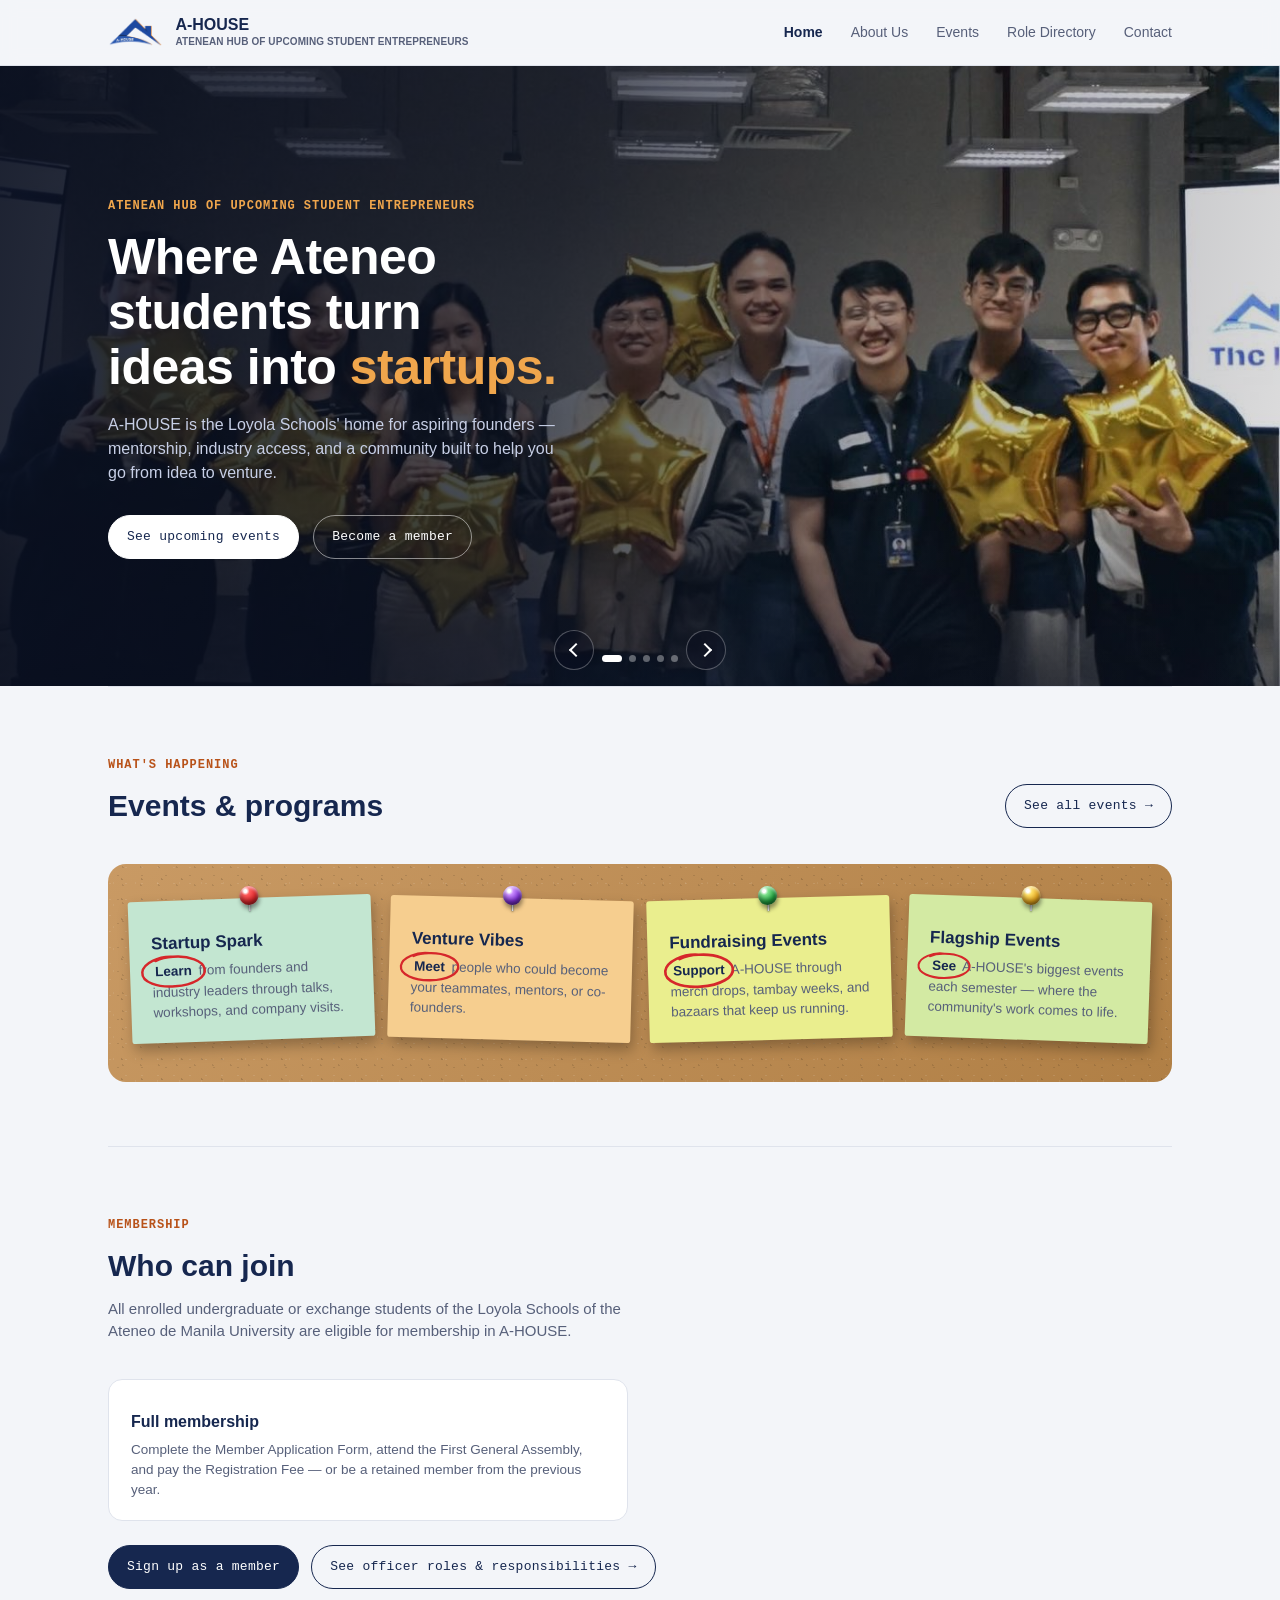
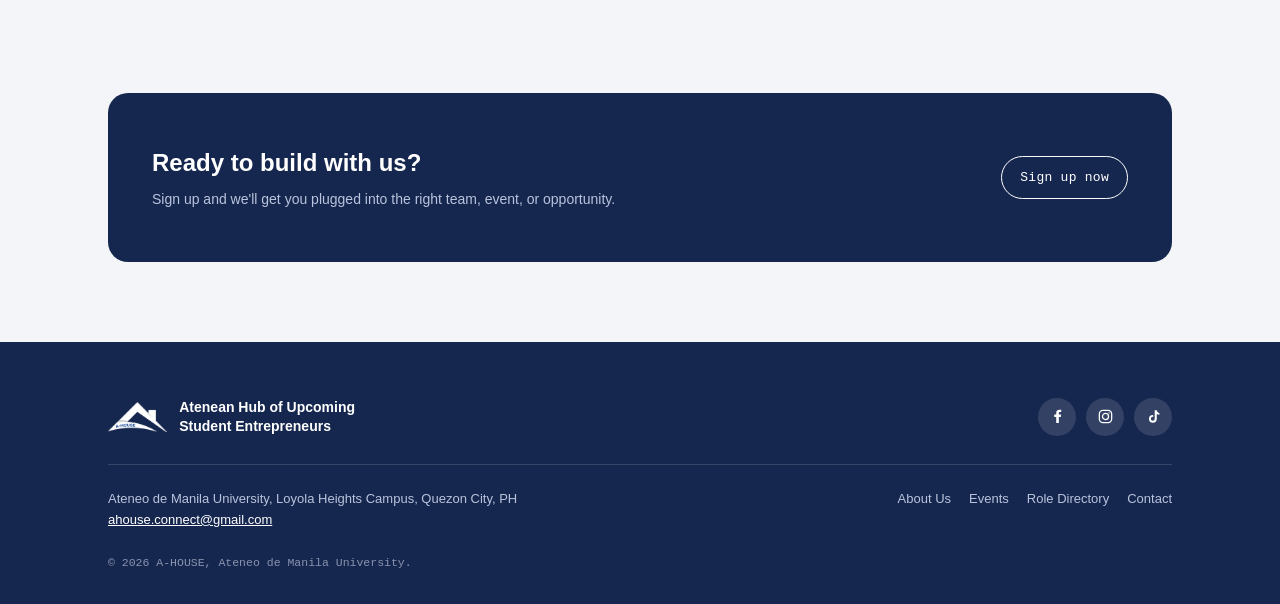
<file: index.html>
<!DOCTYPE html>
<html lang="en">
<head>
<meta charset="UTF-8">
<meta name="viewport" content="width=device-width, initial-scale=1.0">
<title>A-HOUSE — Atenean Hub of Upcoming Student Entrepreneurs</title>
<meta name="description" content="A-HOUSE is the Ateneo de Manila University hub for student entrepreneurs — mentorship, opportunities, and a community that helps you build, launch, and grow.">
<meta property="og:type" content="website">
<meta property="og:title" content="A-HOUSE — Atenean Hub of Upcoming Student Entrepreneurs">
<meta property="og:description" content="A-HOUSE is the Ateneo de Manila University hub for student entrepreneurs — mentorship, opportunities, and a community that helps you build, launch, and grow.">
<meta property="og:image" content="https://a-house.netlify.app/assets/og-image.jpg">
<meta property="og:url" content="https://a-house.netlify.app/">
<meta name="twitter:card" content="summary_large_image">
<meta name="twitter:title" content="A-HOUSE — Atenean Hub of Upcoming Student Entrepreneurs">
<meta name="twitter:description" content="A-HOUSE is the Ateneo de Manila University hub for student entrepreneurs — mentorship, opportunities, and a community that helps you build, launch, and grow.">
<meta name="twitter:image" content="https://a-house.netlify.app/assets/og-image.jpg">
<link rel="icon" href="assets/logo-icon-sm.png">
<link rel="stylesheet" href="css/style.css">
</head>
<body>

<header data-header data-page="home">
  <div class="nav">
    <a class="brand" href="index.html">
      <img class="brand-mark" src="assets/logo-icon-sm.png" alt="A-HOUSE logo">
      <div>
        <div class="brand-text">A-HOUSE</div>
        <div class="brand-sub">Atenean Hub of Upcoming Student Entrepreneurs</div>
      </div>
    </a>
    <nav class="links">
      <a href="index.html" data-page="home">Home</a>
      <a href="about.html" data-page="about">About Us</a>
      <a href="events.html" data-page="events">Events</a>
      <a href="directory.html" data-page="directory">Role Directory</a>
      <a href="contact.html" data-page="contact">Contact</a>
    </nav>
    <button class="nav-toggle" aria-label="Toggle menu"><span></span></button>
  </div>
  <div class="mobile-links">
    <a href="index.html" data-page="home">Home</a>
    <a href="about.html" data-page="about">About Us</a>
    <a href="events.html" data-page="events">Events</a>
    <a href="directory.html" data-page="directory">Role Directory</a>
    <a href="contact.html" data-page="contact">Contact</a>
  </div>
</header>

<main>

  <!-- Rotating showcase of the site's own sections — each slide reuses that
       page's real eyebrow/h1/p rather than inventing separate marketing copy,
       so this stays accurate as those pages change. Home leads since it's the
       site's own identity statement; the rest follow header nav order.
       Backdrops are real A-HOUSE event photos (the ones that used to live in
       a separate "Moments from our events" carousel further down — folded in
       here instead of duplicating a second showcase section) rather than an
       illustration; they don't need to thematically match each slide's page,
       they're just the "this is a real, active org" backdrop while the text
       carries the per-page info. -->
  <section class="hero-carousel" data-carousel>
    <div class="carousel-track">
      <div class="carousel-slide">
        <img src="assets/events/general-assembly-1-b.jpg" alt="Full member turnout at General Assembly 1">
        <div class="hc-content">
          <span class="eyebrow">Atenean Hub of Upcoming Student Entrepreneurs</span>
          <h1>Where Ateneo students turn<br>ideas into <em>startups.</em></h1>
          <p>A-HOUSE is the Loyola Schools' home for aspiring founders — mentorship, industry access, and a community built to help you go from idea to venture.</p>
          <div class="hc-actions">
            <a class="btn solid" href="events.html">See upcoming events</a>
            <a class="btn" href="https://docs.google.com/forms/d/e/1FAIpQLSco1PXzMDqKASPaGkIlHur7wC3o-wgpX9ukn_2SCphLXbvHzw/viewform" target="_blank" rel="noopener">Become a member</a>
          </div>
        </div>
      </div>
      <div class="carousel-slide">
        <img src="assets/events/general-assembly-1-a.jpg" alt="Officers celebrating with star balloons at General Assembly 1">
        <div class="hc-content">
          <span class="eyebrow">About Us</span>
          <h1>Building Ateneo's<br><em>entrepreneurial ecosystem.</em></h1>
          <p>We, the members of A-HOUSE, are united by our passion for entrepreneurship and startups, and guided by the principles of integrity, innovation, and community service.</p>
          <div class="hc-actions">
            <a class="btn solid" href="about.html">Meet A-HOUSE →</a>
          </div>
        </div>
      </div>
      <div class="carousel-slide">
        <img src="assets/events/startup-spark.jpg" alt="Members posing after the Startup Spark #1 session">
        <div class="hc-content">
          <span class="eyebrow">Events</span>
          <h1>Workshops, talks,<br>and <em>pitch nights.</em></h1>
          <p>From flagship competitions to hands-on founder workshops — this is where A-HOUSE brings its mission to life.</p>
          <div class="hc-actions">
            <a class="btn solid" href="events.html">See upcoming events →</a>
          </div>
        </div>
      </div>
      <div class="carousel-slide">
        <img src="assets/events/sip-and-scale.jpg" alt="Members holding Sip &amp; Scale cards at a cafe event">
        <div class="hc-content">
          <span class="eyebrow">Role Directory</span>
          <h1>Get to know the role<br>before you <em>apply.</em></h1>
          <p>Find out where you'd fit on the board! Here's every officer position in A-HOUSE, along with the expected responsibilities and skills needed.</p>
          <div class="hc-actions">
            <a class="btn solid" href="directory.html">View the directory →</a>
          </div>
        </div>
      </div>
      <div class="carousel-slide">
        <img src="assets/events/pasta-and-possibilities-1.jpg" alt="Group photo outdoors at Pasta and Possibilities">
        <div class="hc-content">
          <span class="eyebrow">Contact</span>
          <h1>Let's talk.</h1>
          <p>Questions about membership, partnerships, or events — reach out and the right team will get back to you.</p>
          <div class="hc-actions">
            <a class="btn solid" href="contact.html">Get in touch →</a>
          </div>
        </div>
      </div>
    </div>
    <button class="carousel-arrow prev" aria-label="Previous slide"></button>
    <button class="carousel-arrow next" aria-label="Next slide"></button>
    <div class="carousel-tabs"></div>
  </section>

  <div class="wrap"><div class="divider"></div></div>

  <section class="section">
    <div class="wrap">
      <div class="section-head" style="display:flex; justify-content:space-between; align-items:flex-end; gap:16px; flex-wrap:wrap;">
        <div>
          <span class="eyebrow">What's happening</span>
          <h2 style="margin-top:8px;">Events &amp; programs</h2>
        </div>
        <a class="btn" href="events.html">See all events →</a>
      </div>
      <div class="grid-4 kw-grid">
        <div class="card">
          <h3 style="font-size:17px;">Startup Spark</h3>
          <p class="lead" style="margin-top:8px;"><strong>Learn</strong> from founders and industry leaders through talks, workshops, and company visits.</p>
        </div>
        <div class="card">
          <h3 style="font-size:17px;">Venture Vibes</h3>
          <p class="lead" style="margin-top:8px;"><strong>Meet</strong> people who could become your teammates, mentors, or co-founders.</p>
        </div>
        <div class="card">
          <h3 style="font-size:17px;">Fundraising Events</h3>
          <p class="lead" style="margin-top:8px;"><strong>Support</strong> A-HOUSE through merch drops, tambay weeks, and bazaars that keep us running.</p>
        </div>
        <div class="card">
          <h3 style="font-size:17px;">Flagship Events</h3>
          <p class="lead" style="margin-top:8px;"><strong>See</strong> A-HOUSE's biggest events each semester — where the community's work comes to life.</p>
        </div>
      </div>
    </div>
  </section>

  <div class="wrap"><div class="divider"></div></div>

  <section class="section" id="membership">
    <div class="wrap">
      <div class="section-head">
        <span class="eyebrow">Membership</span>
        <h2 style="margin-top:8px;">Who can join</h2>
        <p>All enrolled undergraduate or exchange students of the Loyola Schools of the Ateneo de Manila University are eligible for membership in A-HOUSE.</p>
      </div>
      <div class="card" style="max-width:520px;">
        <h3 style="font-size:16px;">Full membership</h3>
        <p class="lead">Complete the Member Application Form, attend the First General Assembly, and pay the Registration Fee — or be a retained member from the previous year.</p>
      </div>
      <div style="margin-top:24px; display:flex; gap:12px; flex-wrap:wrap;">
        <a class="btn solid" href="https://docs.google.com/forms/d/e/1FAIpQLSco1PXzMDqKASPaGkIlHur7wC3o-wgpX9ukn_2SCphLXbvHzw/viewform" target="_blank" rel="noopener">Sign up as a member</a>
        <a class="btn" href="directory.html">See officer roles &amp; responsibilities →</a>
      </div>
    </div>
  </section>

  <section class="section tight">
    <div class="wrap">
      <div class="cta">
        <div>
          <h3>Ready to build with us?</h3>
          <p>Sign up and we'll get you plugged into the right team, event, or opportunity.</p>
        </div>
        <a class="btn" href="https://docs.google.com/forms/d/e/1FAIpQLSco1PXzMDqKASPaGkIlHur7wC3o-wgpX9ukn_2SCphLXbvHzw/viewform" target="_blank" rel="noopener">Sign up now</a>
      </div>
    </div>
  </section>

</main>

<footer>
  <div class="wrap">
    <div class="foot-top">
      <div class="foot-brand">
        <img class="brand-mark" src="assets/logo-icon-white.png" alt="A-HOUSE logo">
        <div class="foot-brand-text">Atenean Hub of Upcoming<br>Student Entrepreneurs</div>
      </div>
      <div class="foot-social">
        <a class="social-btn" href="https://www.facebook.com/profile.php?id=61573829886359" target="_blank" rel="noopener" aria-label="A-HOUSE on Facebook">
          <svg viewBox="0 0 24 24" fill="currentColor" aria-hidden="true"><path d="M13.9 21v-8.4h2.8l.4-3.3h-3.2V7.1c0-.9.3-1.6 1.6-1.6h1.7V2.5C16.9 2.4 15.8 2.3 14.6 2.3c-2.6 0-4.4 1.6-4.4 4.5v2.5H7.4v3.3h2.8V21h3.7Z"/></svg>
        </a>
        <a class="social-btn" href="https://www.instagram.com/ahouse_org?igsi=ZTVzamh6dnVwcXMz" target="_blank" rel="noopener" aria-label="A-HOUSE on Instagram">
          <svg viewBox="0 0 24 24" fill="none" stroke="currentColor" stroke-width="1.8" aria-hidden="true"><rect x="3.3" y="3.3" width="17.4" height="17.4" rx="5"/><circle cx="12" cy="12" r="4.3"/><circle cx="17.1" cy="6.9" r="0.9" fill="currentColor" stroke="none"/></svg>
        </a>
        <a class="social-btn" href="https://www.tiktok.com/@ahouse.org" target="_blank" rel="noopener" aria-label="A-HOUSE on TikTok">
          <svg viewBox="0 0 24 24" fill="currentColor" aria-hidden="true"><path d="M16.6 3c.3 2 1.7 3.6 3.7 3.9v2.8a6.6 6.6 0 0 1-3.7-1.1v6.7a5.5 5.5 0 1 1-5.5-5.5c.2 0 .4 0 .6 0v2.8a2.7 2.7 0 1 0 2 2.6V3h2.9Z"/></svg>
        </a>
      </div>
    </div>

    <div class="foot-divider"></div>

    <div class="foot-bottom">
      <div class="foot-meta">Ateneo de Manila University, Loyola Heights Campus, Quezon City, PH<br><a href="mailto:ahouse.connect@gmail.com">ahouse.connect@gmail.com</a></div>
      <div class="foot-links">
        <a href="about.html">About Us</a>
        <a href="events.html">Events</a>
        <a href="directory.html">Role Directory</a>
        <a href="contact.html">Contact</a>
      </div>
    </div>
    <div class="foot-note">© 2026 A-HOUSE, Ateneo de Manila University.</div>
  </div>
</footer>

<script src="js/main.js"></script>
<script src="js/carousel.js"></script>
</body>
</html>
</file>
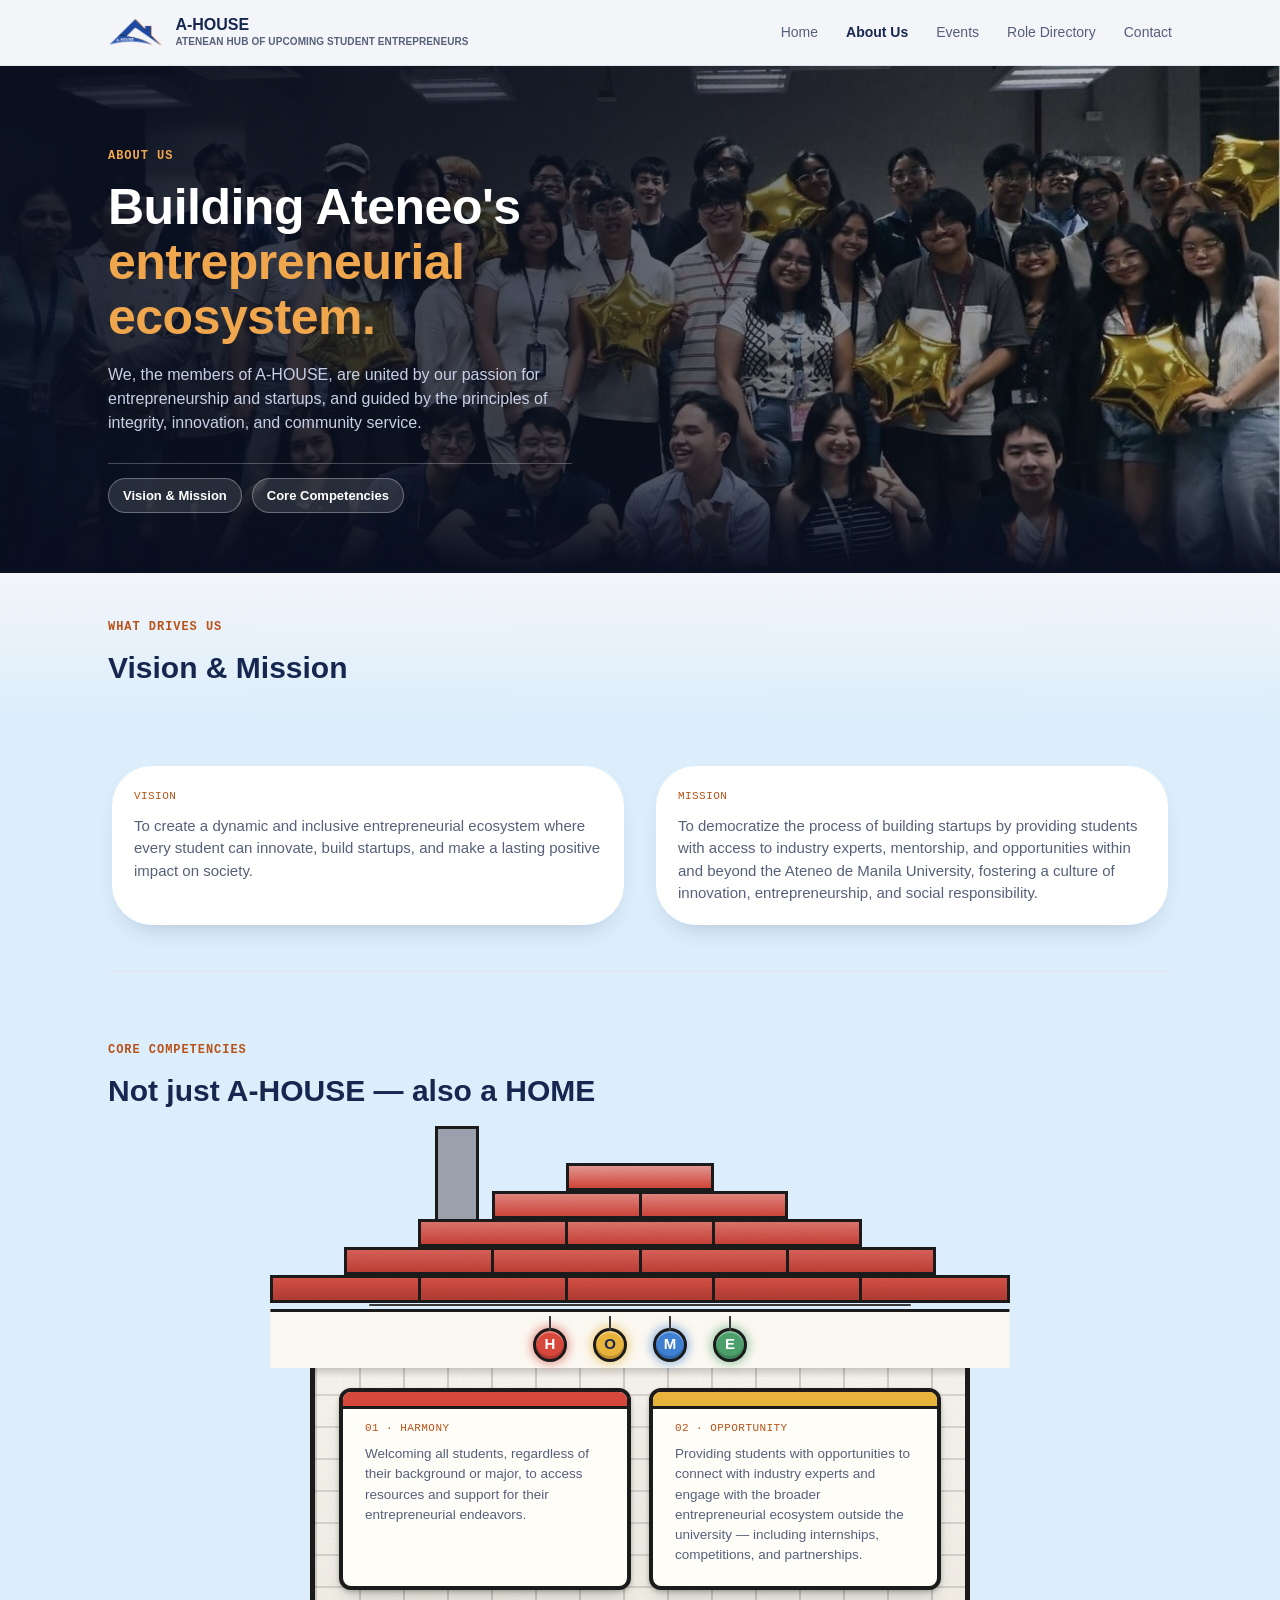
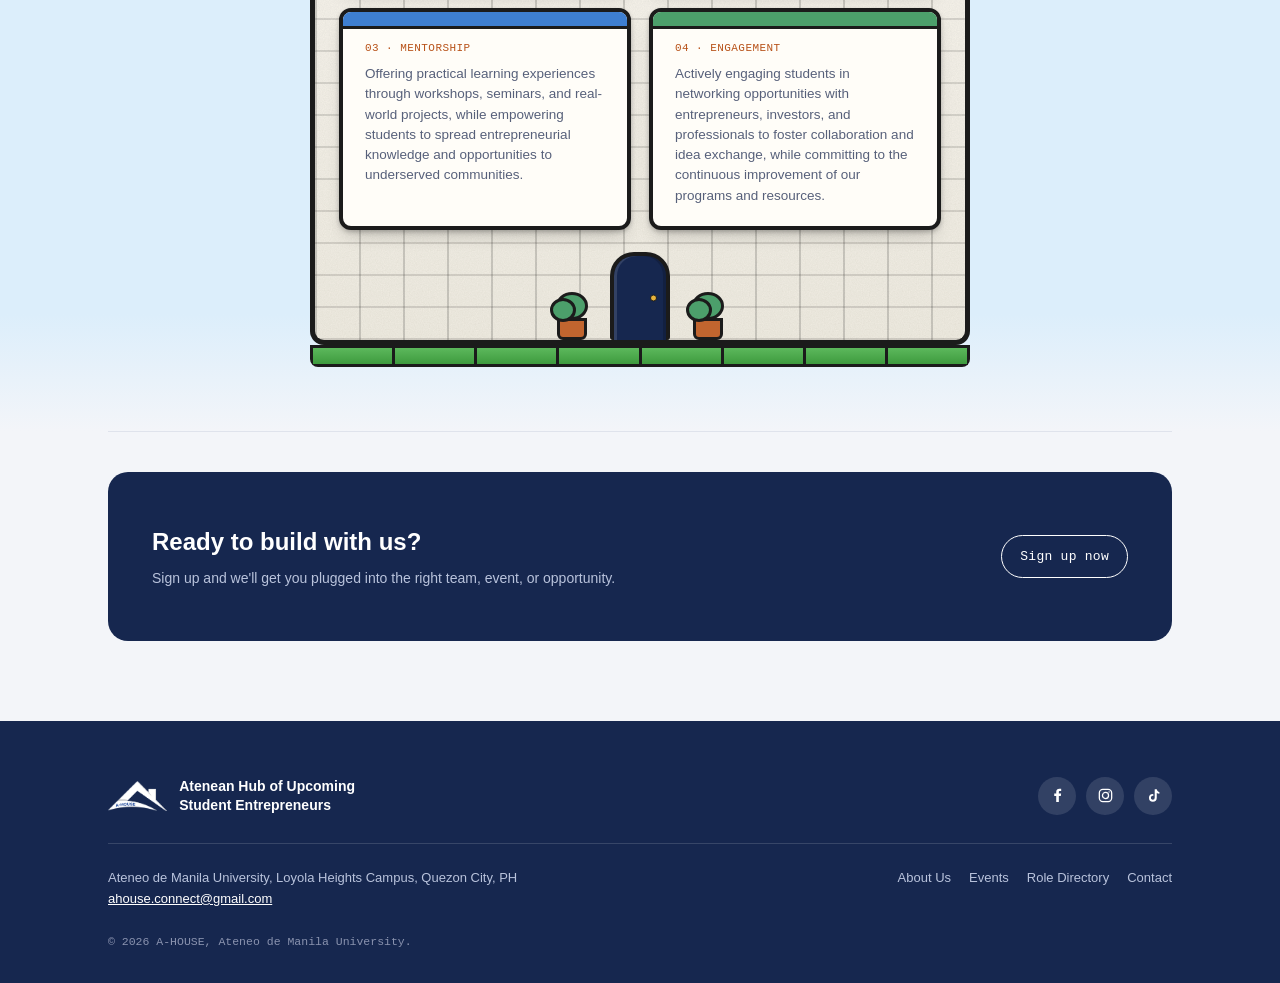
<file: about.html>
<!DOCTYPE html>
<html lang="en">
<head>
<meta charset="UTF-8">
<meta name="viewport" content="width=device-width, initial-scale=1.0">
<title>About Us — A-HOUSE</title>
<meta name="description" content="A-HOUSE's vision, mission, and the HOME principles that guide the Atenean Hub of Upcoming Student Entrepreneurs.">
<meta property="og:type" content="website">
<meta property="og:title" content="About Us — A-HOUSE">
<meta property="og:description" content="A-HOUSE's vision, mission, and the HOME principles that guide the Atenean Hub of Upcoming Student Entrepreneurs.">
<meta property="og:image" content="https://a-house.netlify.app/assets/og-image.jpg">
<meta property="og:url" content="https://a-house.netlify.app/about.html">
<meta name="twitter:card" content="summary_large_image">
<meta name="twitter:title" content="About Us — A-HOUSE">
<meta name="twitter:description" content="A-HOUSE's vision, mission, and the HOME principles that guide the Atenean Hub of Upcoming Student Entrepreneurs.">
<meta name="twitter:image" content="https://a-house.netlify.app/assets/og-image.jpg">
<link rel="icon" href="assets/logo-icon-sm.png">
<link rel="stylesheet" href="css/style.css">
</head>
<body>

<header data-header data-page="about">
  <div class="nav">
    <a class="brand" href="index.html">
      <img class="brand-mark" src="assets/logo-icon-sm.png" alt="A-HOUSE logo">
      <div>
        <div class="brand-text">A-HOUSE</div>
        <div class="brand-sub">Atenean Hub of Upcoming Student Entrepreneurs</div>
      </div>
    </a>
    <nav class="links">
      <a href="index.html" data-page="home">Home</a>
      <a href="about.html" data-page="about">About Us</a>
      <a href="events.html" data-page="events">Events</a>
      <a href="directory.html" data-page="directory">Role Directory</a>
      <a href="contact.html" data-page="contact">Contact</a>
    </nav>
    <button class="nav-toggle" aria-label="Toggle menu"><span></span></button>
  </div>
  <div class="mobile-links">
    <a href="index.html" data-page="home">Home</a>
    <a href="about.html" data-page="about">About Us</a>
    <a href="events.html" data-page="events">Events</a>
    <a href="directory.html" data-page="directory">Role Directory</a>
    <a href="contact.html" data-page="contact">Contact</a>
  </div>
</header>

<main>

  <section class="hero-photo">
    <img src="assets/events/general-assembly-1-a.jpg" alt="Officers celebrating with star balloons at General Assembly 1">
    <div class="hc-content">
      <span class="eyebrow">About Us</span>
      <h1>Building Ateneo's<br><em>entrepreneurial ecosystem.</em></h1>
      <p>We, the members of A-HOUSE, are united by our passion for entrepreneurship and startups, and guided by the principles of integrity, innovation, and community service.</p>
      <div class="subnav">
        <a onclick="scrollToId('vision-mission')">Vision &amp; Mission</a>
        <a onclick="scrollToId('core-competencies')">Core Competencies</a>
      </div>
    </div>
  </section>

  <div class="sky-scene">
  <section class="section tight" id="vision-mission">
    <div class="wrap">
      <div class="section-head">
        <span class="eyebrow">What drives us</span>
        <h2 style="margin-top:8px;">Vision &amp; Mission</h2>
      </div>
      <div class="sky-panel">
        <div class="grid cloud-grid">
          <div class="card">
            <div class="card-code">VISION</div>
            <p class="lead" style="margin-top:10px; font-size:15px;">To create a dynamic and inclusive entrepreneurial ecosystem where every student can innovate, build startups, and make a lasting positive impact on society.</p>
          </div>
          <div class="card">
            <div class="card-code">MISSION</div>
            <p class="lead" style="margin-top:10px; font-size:15px;">To democratize the process of building startups by providing students with access to industry experts, mentorship, and opportunities within and beyond the Ateneo de Manila University, fostering a culture of innovation, entrepreneurship, and social responsibility.</p>
          </div>
        </div>
      </div>
    </div>
  </section>

  <div class="wrap"><div class="divider"></div></div>

  <section class="section" id="core-competencies">
    <div class="wrap">
      <div class="section-head">
        <span class="eyebrow">Core Competencies</span>
        <h2 style="margin-top:8px;">Not just A-HOUSE — also a HOME</h2>
      </div>
      <div class="lego-house">
        <div class="lego-roof">
          <div class="lego-chimney"></div>
          <div class="brick-tier t1"><span class="brick"></span></div>
          <div class="brick-tier t2"><span class="brick"></span><span class="brick"></span></div>
          <div class="brick-tier t3"><span class="brick"></span><span class="brick"></span><span class="brick"></span></div>
          <div class="brick-tier t4"><span class="brick"></span><span class="brick"></span><span class="brick"></span><span class="brick"></span></div>
          <div class="brick-tier t5"><span class="brick"></span><span class="brick"></span><span class="brick"></span><span class="brick"></span><span class="brick"></span></div>
        </div>
        <div class="lego-blocks">
          <div class="lights-wire"></div>
          <span class="lego-block">H</span>
          <span class="lego-block">O</span>
          <span class="lego-block">M</span>
          <span class="lego-block">E</span>
        </div>
        <div class="lego-wall">
          <div class="grid lego-windows">
            <div class="card">
              <div class="card-top">
                <div class="card-code">01 · HARMONY</div>
              </div>
              <p class="lead" style="margin-top:8px;">Welcoming all students, regardless of their background or major, to access resources and support for their entrepreneurial endeavors.</p>
            </div>
            <div class="card">
              <div class="card-top">
                <div class="card-code">02 · OPPORTUNITY</div>
              </div>
              <p class="lead" style="margin-top:8px;">Providing students with opportunities to connect with industry experts and engage with the broader entrepreneurial ecosystem outside the university — including internships, competitions, and partnerships.</p>
            </div>
            <div class="card">
              <div class="card-top">
                <div class="card-code">03 · MENTORSHIP</div>
              </div>
              <p class="lead" style="margin-top:8px;">Offering practical learning experiences through workshops, seminars, and real-world projects, while empowering students to spread entrepreneurial knowledge and opportunities to underserved communities.</p>
            </div>
            <div class="card">
              <div class="card-top">
                <div class="card-code">04 · ENGAGEMENT</div>
              </div>
              <p class="lead" style="margin-top:8px;">Actively engaging students in networking opportunities with entrepreneurs, investors, and professionals to foster collaboration and idea exchange, while committing to the continuous improvement of our programs and resources.</p>
            </div>
          </div>
          <div class="lego-yard">
            <div class="lego-plant">
              <div class="plant-leaves"></div>
              <div class="plant-pot"></div>
            </div>
            <div class="lego-door"><span class="door-knob"></span></div>
            <div class="lego-plant">
              <div class="plant-leaves"></div>
              <div class="plant-pot"></div>
            </div>
          </div>
        </div>
        <div class="lego-base">
          <span class="brick"></span><span class="brick"></span><span class="brick"></span><span class="brick"></span>
          <span class="brick"></span><span class="brick"></span><span class="brick"></span><span class="brick"></span>
        </div>
      </div>
    </div>
  </section>
  </div>

  <div class="wrap"><div class="divider"></div></div>

  <section class="section tight">
    <div class="wrap">
      <div class="cta">
        <div>
          <h3>Ready to build with us?</h3>
          <p>Sign up and we'll get you plugged into the right team, event, or opportunity.</p>
        </div>
        <a class="btn" href="https://docs.google.com/forms/d/e/1FAIpQLSco1PXzMDqKASPaGkIlHur7wC3o-wgpX9ukn_2SCphLXbvHzw/viewform" target="_blank" rel="noopener">Sign up now</a>
      </div>
    </div>
  </section>

</main>

<footer>
  <div class="wrap">
    <div class="foot-top">
      <div class="foot-brand">
        <img class="brand-mark" src="assets/logo-icon-white.png" alt="A-HOUSE logo">
        <div class="foot-brand-text">Atenean Hub of Upcoming<br>Student Entrepreneurs</div>
      </div>
      <div class="foot-social">
        <a class="social-btn" href="https://www.facebook.com/profile.php?id=61573829886359" target="_blank" rel="noopener" aria-label="A-HOUSE on Facebook">
          <svg viewBox="0 0 24 24" fill="currentColor" aria-hidden="true"><path d="M13.9 21v-8.4h2.8l.4-3.3h-3.2V7.1c0-.9.3-1.6 1.6-1.6h1.7V2.5C16.9 2.4 15.8 2.3 14.6 2.3c-2.6 0-4.4 1.6-4.4 4.5v2.5H7.4v3.3h2.8V21h3.7Z"/></svg>
        </a>
        <a class="social-btn" href="https://www.instagram.com/ahouse_org?igsi=ZTVzamh6dnVwcXMz" target="_blank" rel="noopener" aria-label="A-HOUSE on Instagram">
          <svg viewBox="0 0 24 24" fill="none" stroke="currentColor" stroke-width="1.8" aria-hidden="true"><rect x="3.3" y="3.3" width="17.4" height="17.4" rx="5"/><circle cx="12" cy="12" r="4.3"/><circle cx="17.1" cy="6.9" r="0.9" fill="currentColor" stroke="none"/></svg>
        </a>
        <a class="social-btn" href="https://www.tiktok.com/@ahouse.org" target="_blank" rel="noopener" aria-label="A-HOUSE on TikTok">
          <svg viewBox="0 0 24 24" fill="currentColor" aria-hidden="true"><path d="M16.6 3c.3 2 1.7 3.6 3.7 3.9v2.8a6.6 6.6 0 0 1-3.7-1.1v6.7a5.5 5.5 0 1 1-5.5-5.5c.2 0 .4 0 .6 0v2.8a2.7 2.7 0 1 0 2 2.6V3h2.9Z"/></svg>
        </a>
      </div>
    </div>

    <div class="foot-divider"></div>

    <div class="foot-bottom">
      <div class="foot-meta">Ateneo de Manila University, Loyola Heights Campus, Quezon City, PH<br><a href="mailto:ahouse.connect@gmail.com">ahouse.connect@gmail.com</a></div>
      <div class="foot-links">
        <a href="about.html">About Us</a>
        <a href="events.html">Events</a>
        <a href="directory.html">Role Directory</a>
        <a href="contact.html">Contact</a>
      </div>
    </div>
    <div class="foot-note">© 2026 A-HOUSE, Ateneo de Manila University.</div>
  </div>
</footer>

<script src="js/main.js"></script>
</body>
</html>
</file>
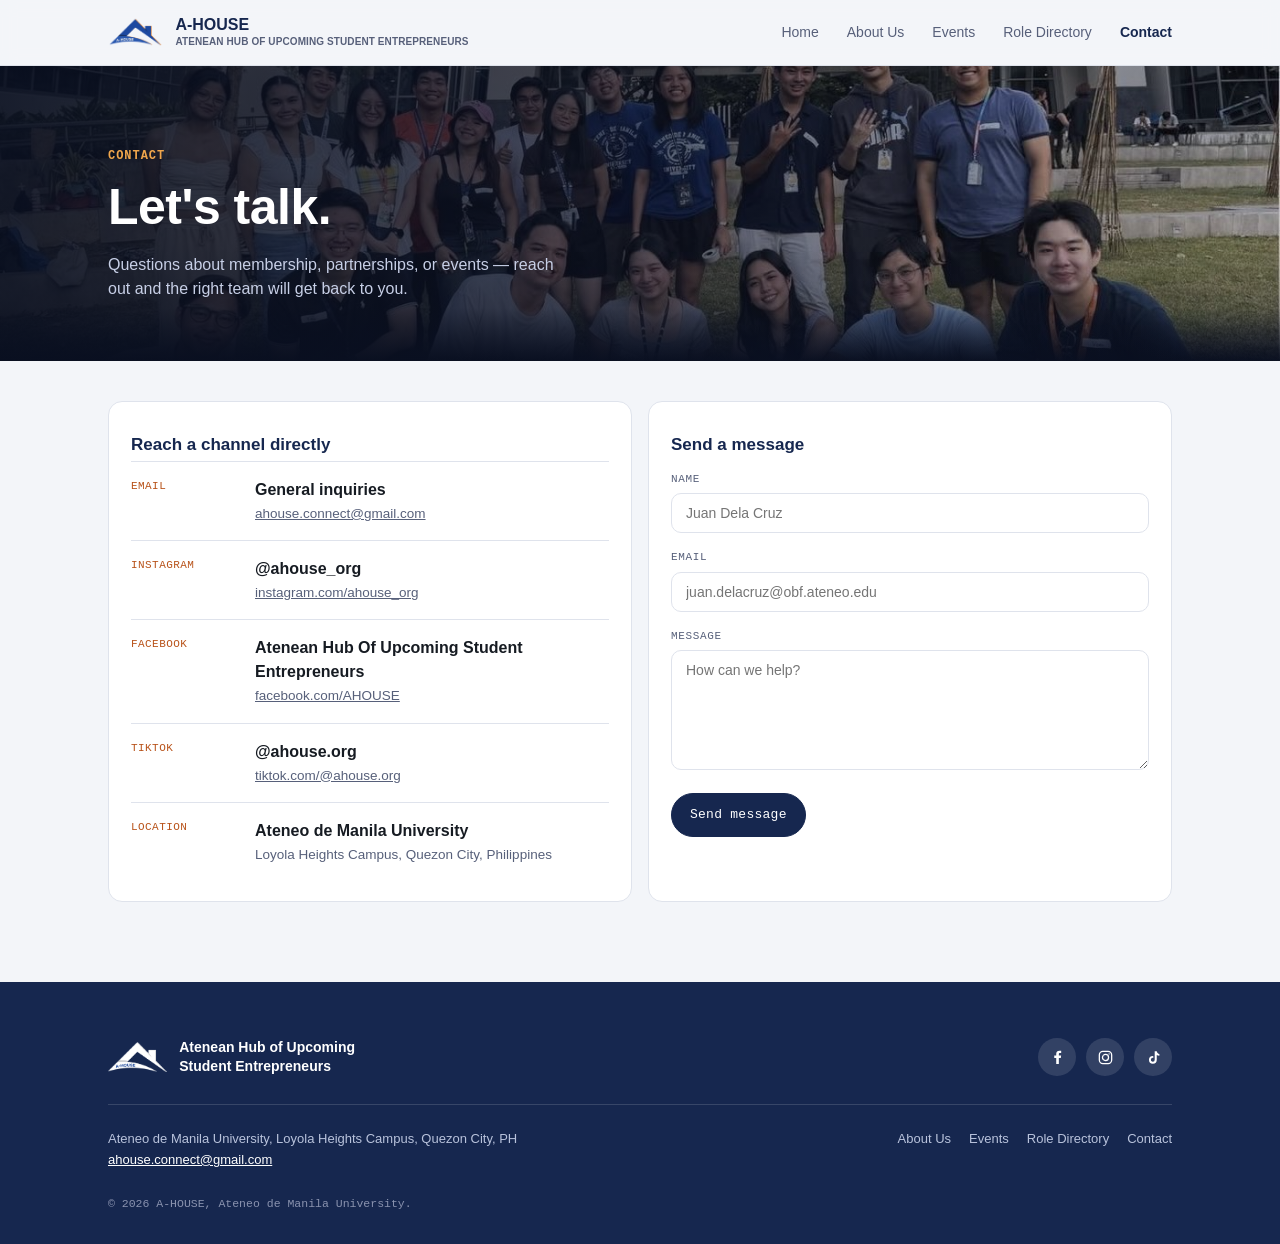
<file: contact.html>
<!DOCTYPE html>
<html lang="en">
<head>
<meta charset="UTF-8">
<meta name="viewport" content="width=device-width, initial-scale=1.0">
<title>Contact — A-HOUSE</title>
<meta name="description" content="Get in touch with A-HOUSE — the Atenean Hub of Upcoming Student Entrepreneurs.">
<meta property="og:type" content="website">
<meta property="og:title" content="Contact — A-HOUSE">
<meta property="og:description" content="Get in touch with A-HOUSE — the Atenean Hub of Upcoming Student Entrepreneurs.">
<meta property="og:image" content="https://a-house.netlify.app/assets/og-image.jpg">
<meta property="og:url" content="https://a-house.netlify.app/contact.html">
<meta name="twitter:card" content="summary_large_image">
<meta name="twitter:title" content="Contact — A-HOUSE">
<meta name="twitter:description" content="Get in touch with A-HOUSE — the Atenean Hub of Upcoming Student Entrepreneurs.">
<meta name="twitter:image" content="https://a-house.netlify.app/assets/og-image.jpg">
<link rel="icon" href="assets/logo-icon-sm.png">
<link rel="stylesheet" href="css/style.css">
<style>
  .contact-form{display:flex; flex-direction:column; gap:16px; max-width:520px;}
  .field label{display:block; font-family:var(--mono); font-size:11px; text-transform:uppercase; letter-spacing:.06em; color:var(--slate); margin-bottom:6px;}
  .field input, .field textarea{
    width:100%; padding:11px 14px; border-radius:10px; border:1px solid var(--line);
    background:var(--card); font-family:var(--body); font-size:14px; color:var(--ink);
  }
  .field textarea{resize:vertical; min-height:120px;}
  .field input:focus, .field textarea:focus{outline:2px solid var(--navy-light); outline-offset:1px;}
  .contact-channel{display:flex; align-items:flex-start; gap:14px; padding:16px 0; border-top:1px solid var(--line);}
  .contact-channel:first-child{border-top:none;}
  .contact-channel .card-code{min-width:110px;}
</style>
</head>
<body>

<header data-header data-page="contact">
  <div class="nav">
    <a class="brand" href="index.html">
      <img class="brand-mark" src="assets/logo-icon-sm.png" alt="A-HOUSE logo">
      <div>
        <div class="brand-text">A-HOUSE</div>
        <div class="brand-sub">Atenean Hub of Upcoming Student Entrepreneurs</div>
      </div>
    </a>
    <nav class="links">
      <a href="index.html" data-page="home">Home</a>
      <a href="about.html" data-page="about">About Us</a>
      <a href="events.html" data-page="events">Events</a>
      <a href="directory.html" data-page="directory">Role Directory</a>
      <a href="contact.html" data-page="contact">Contact</a>
    </nav>
    <button class="nav-toggle" aria-label="Toggle menu"><span></span></button>
  </div>
  <div class="mobile-links">
    <a href="index.html" data-page="home">Home</a>
    <a href="about.html" data-page="about">About Us</a>
    <a href="events.html" data-page="events">Events</a>
    <a href="directory.html" data-page="directory">Role Directory</a>
    <a href="contact.html" data-page="contact">Contact</a>
  </div>
</header>

<main>

  <section class="hero-photo">
    <img src="assets/events/pasta-and-possibilities-1.jpg" alt="Group photo outdoors at Pasta and Possibilities">
    <div class="hc-content">
      <span class="eyebrow">Contact</span>
      <h1>Let's talk.</h1>
      <p>Questions about membership, partnerships, or events — reach out and the right team will get back to you.</p>
    </div>
  </section>

  <section class="section tight">
    <div class="wrap">
      <div class="grid">

        <div class="card">
          <h2 style="font-size:17px; margin-bottom:6px;">Reach a channel directly</h2>

          <div class="contact-channel">
            <div class="card-code">EMAIL</div>
            <div>
              <div style="font-weight:600;">General inquiries</div>
              <a class="lead" style="display:block; margin-top:2px;" href="mailto:ahouse.connect@gmail.com">ahouse.connect@gmail.com</a>
            </div>
          </div>

          <div class="contact-channel">
            <div class="card-code">INSTAGRAM</div>
            <div>
              <div style="font-weight:600;">@ahouse_org</div>
              <a class="lead" style="display:block; margin-top:2px;" href="https://www.instagram.com/ahouse_org?igsi=ZTVzamh6dnVwcXMz" target="_blank" rel="noopener">instagram.com/ahouse_org</a>
            </div>
          </div>

          <div class="contact-channel">
            <div class="card-code">FACEBOOK</div>
            <div>
              <div style="font-weight:600;">Atenean Hub Of Upcoming Student Entrepreneurs</div>
              <a class="lead" style="display:block; margin-top:2px;" href="https://www.facebook.com/profile.php?id=61573829886359" target="_blank" rel="noopener">facebook.com/AHOUSE</a>
            </div>
          </div>

          <div class="contact-channel">
            <div class="card-code">TIKTOK</div>
            <div>
              <div style="font-weight:600;">@ahouse.org</div>
              <a class="lead" style="display:block; margin-top:2px;" href="https://www.tiktok.com/@ahouse.org" target="_blank" rel="noopener">tiktok.com/@ahouse.org</a>
            </div>
          </div>

          <div class="contact-channel">
            <div class="card-code">LOCATION</div>
            <div>
              <div style="font-weight:600;">Ateneo de Manila University</div>
              <div class="lead" style="margin-top:2px;">Loyola Heights Campus, Quezon City, Philippines</div>
            </div>
          </div>
        </div>

        <div class="card">
          <h2 style="font-size:17px; margin-bottom:16px;">Send a message</h2>
          <!-- Netlify Forms: detected at deploy time from this static markup, no backend needed.
               Submitted via fetch() in js/contact.js so the page doesn't navigate away. -->
          <form class="contact-form" name="contact" method="POST" data-netlify="true" netlify-honeypot="bot-field" id="contact-form">
            <input type="hidden" name="form-name" value="contact">
            <p style="position:absolute; left:-9999px;" aria-hidden="true">
              <label>Leave this field blank: <input name="bot-field" tabindex="-1" autocomplete="off"></label>
            </p>
            <div class="field">
              <label for="name">Name</label>
              <input id="name" name="name" type="text" placeholder="Juan Dela Cruz" required>
            </div>
            <div class="field">
              <label for="email">Email</label>
              <input id="email" name="email" type="email" placeholder="juan.delacruz@obf.ateneo.edu" required>
            </div>
            <div class="field">
              <label for="message">Message</label>
              <textarea id="message" name="message" placeholder="How can we help?" required></textarea>
            </div>
            <button class="btn solid" type="submit" style="align-self:flex-start;">Send message</button>
          </form>
          <div class="contact-success" id="contact-success" hidden>
            <div class="card-code" style="color:var(--orange);">MESSAGE SENT</div>
            <p class="lead" style="margin-top:8px;">Thanks for reaching out — we'll get back to you soon. For anything urgent, email us directly above.</p>
          </div>
        </div>

      </div>
    </div>
  </section>

</main>

<footer>
  <div class="wrap">
    <div class="foot-top">
      <div class="foot-brand">
        <img class="brand-mark" src="assets/logo-icon-white.png" alt="A-HOUSE logo">
        <div class="foot-brand-text">Atenean Hub of Upcoming<br>Student Entrepreneurs</div>
      </div>
      <div class="foot-social">
        <a class="social-btn" href="https://www.facebook.com/profile.php?id=61573829886359" target="_blank" rel="noopener" aria-label="A-HOUSE on Facebook">
          <svg viewBox="0 0 24 24" fill="currentColor" aria-hidden="true"><path d="M13.9 21v-8.4h2.8l.4-3.3h-3.2V7.1c0-.9.3-1.6 1.6-1.6h1.7V2.5C16.9 2.4 15.8 2.3 14.6 2.3c-2.6 0-4.4 1.6-4.4 4.5v2.5H7.4v3.3h2.8V21h3.7Z"/></svg>
        </a>
        <a class="social-btn" href="https://www.instagram.com/ahouse_org?igsi=ZTVzamh6dnVwcXMz" target="_blank" rel="noopener" aria-label="A-HOUSE on Instagram">
          <svg viewBox="0 0 24 24" fill="none" stroke="currentColor" stroke-width="1.8" aria-hidden="true"><rect x="3.3" y="3.3" width="17.4" height="17.4" rx="5"/><circle cx="12" cy="12" r="4.3"/><circle cx="17.1" cy="6.9" r="0.9" fill="currentColor" stroke="none"/></svg>
        </a>
        <a class="social-btn" href="https://www.tiktok.com/@ahouse.org" target="_blank" rel="noopener" aria-label="A-HOUSE on TikTok">
          <svg viewBox="0 0 24 24" fill="currentColor" aria-hidden="true"><path d="M16.6 3c.3 2 1.7 3.6 3.7 3.9v2.8a6.6 6.6 0 0 1-3.7-1.1v6.7a5.5 5.5 0 1 1-5.5-5.5c.2 0 .4 0 .6 0v2.8a2.7 2.7 0 1 0 2 2.6V3h2.9Z"/></svg>
        </a>
      </div>
    </div>

    <div class="foot-divider"></div>

    <div class="foot-bottom">
      <div class="foot-meta">Ateneo de Manila University, Loyola Heights Campus, Quezon City, PH<br><a href="mailto:ahouse.connect@gmail.com">ahouse.connect@gmail.com</a></div>
      <div class="foot-links">
        <a href="about.html">About Us</a>
        <a href="events.html">Events</a>
        <a href="directory.html">Role Directory</a>
        <a href="contact.html">Contact</a>
      </div>
    </div>
    <div class="foot-note">© 2026 A-HOUSE, Ateneo de Manila University.</div>
  </div>
</footer>

<script src="js/main.js"></script>
<script src="js/contact.js"></script>
</body>
</html>
</file>
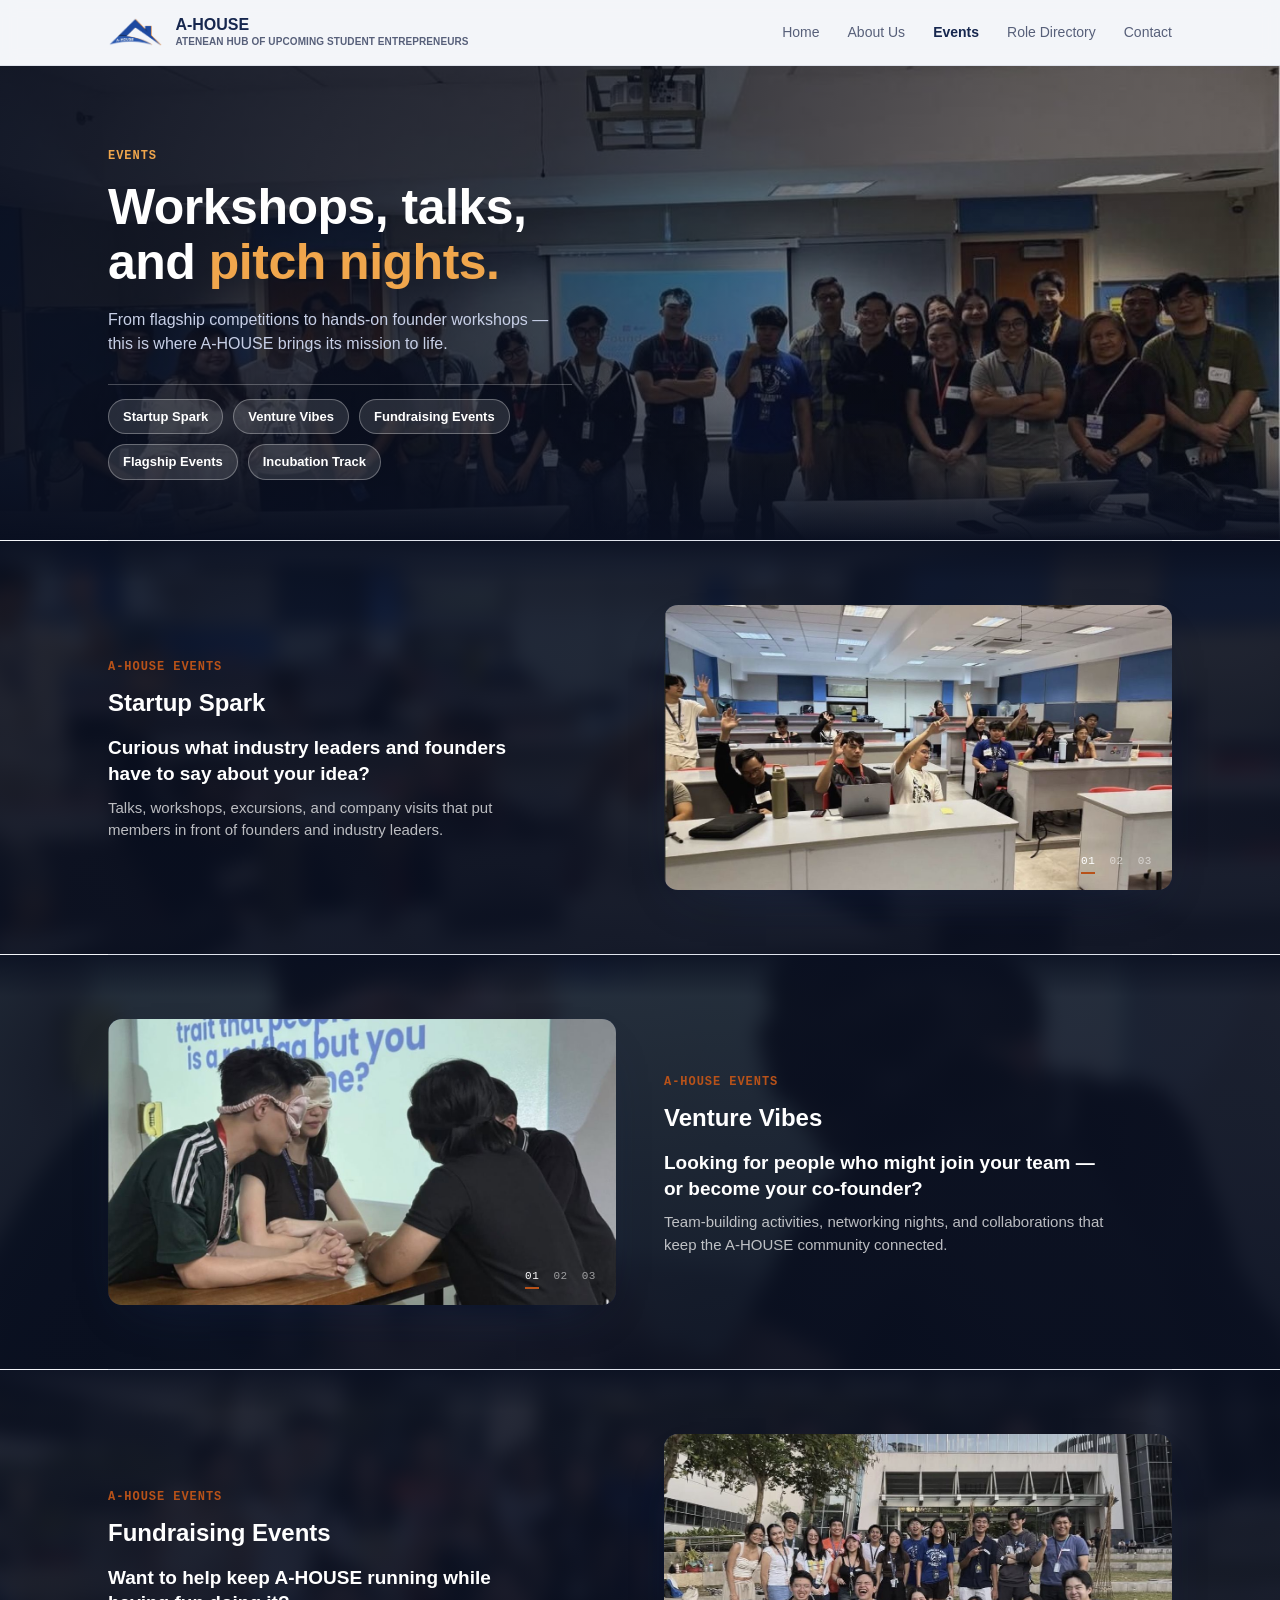
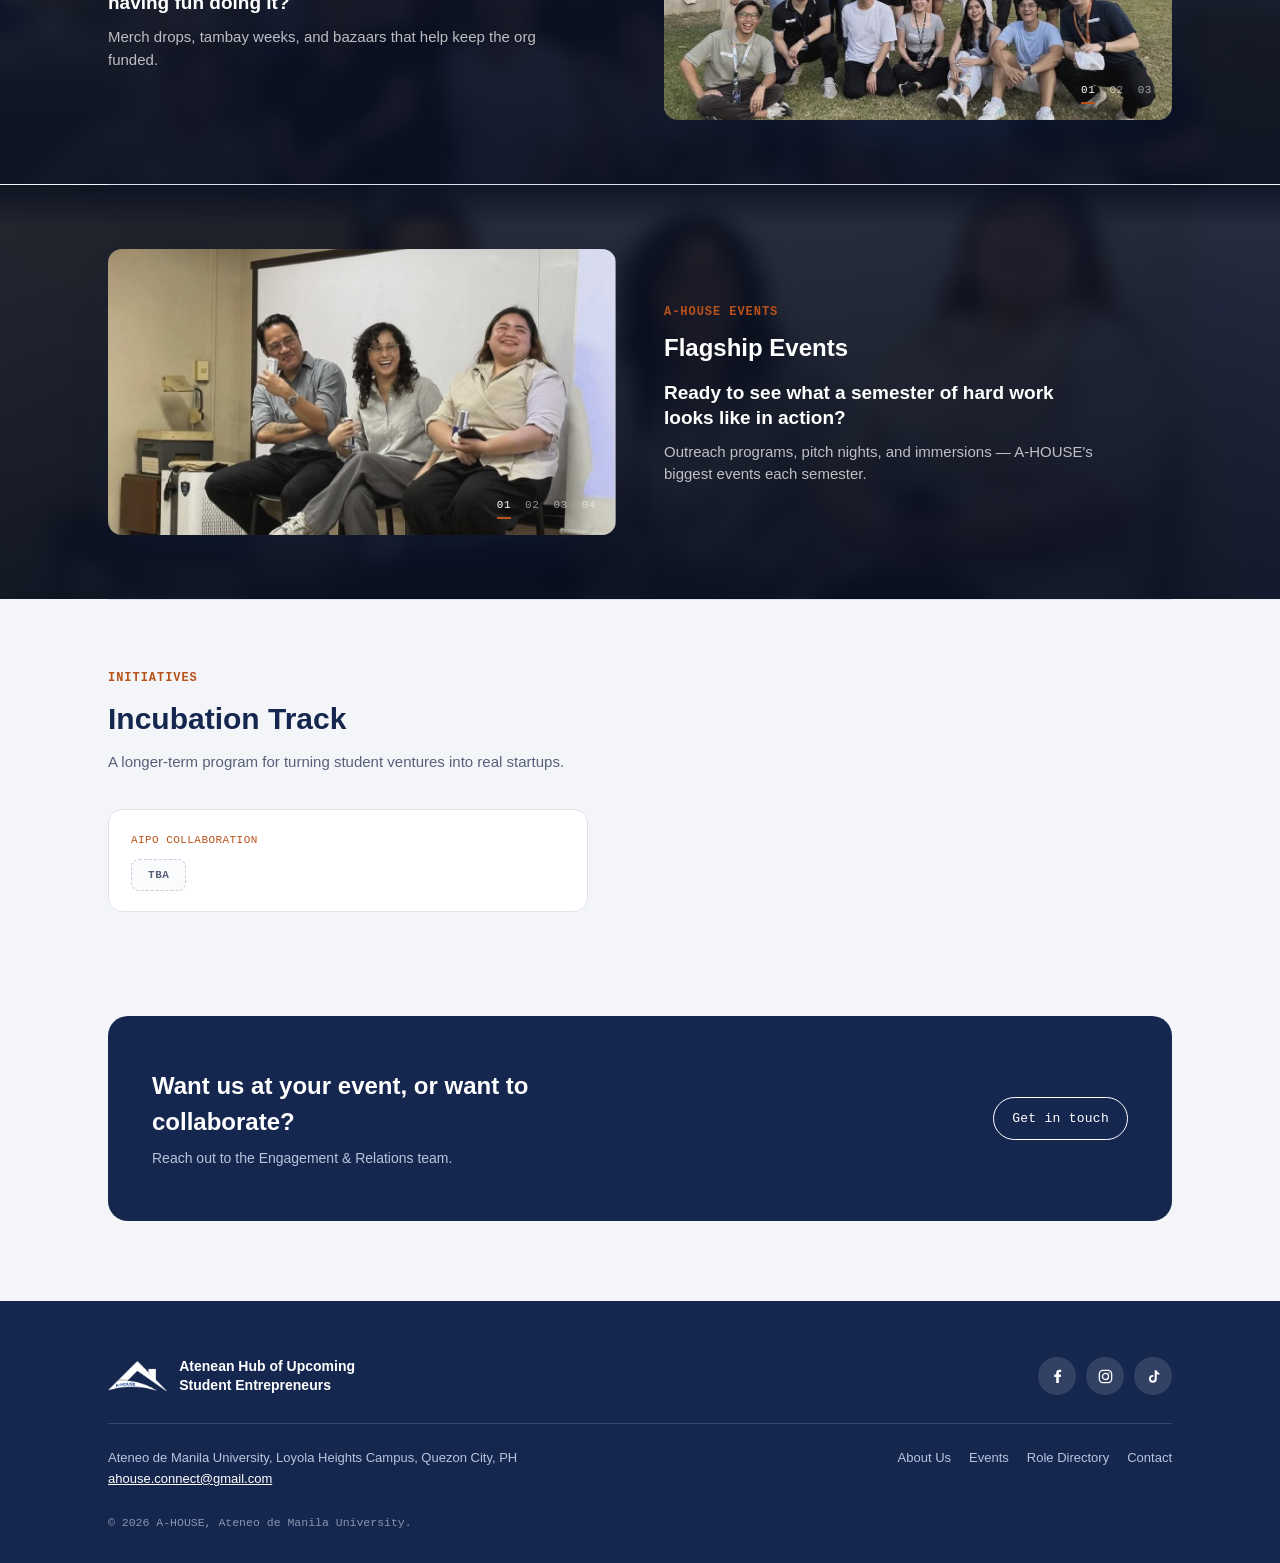
<file: events.html>
<!DOCTYPE html>
<html lang="en">
<head>
<meta charset="UTF-8">
<meta name="viewport" content="width=device-width, initial-scale=1.0">
<title>Events — A-HOUSE</title>
<meta name="description" content="A-HOUSE's recurring programming — Startup Spark, Venture Vibes, Fundraising Events, Flagship Events — plus the Incubation Track initiative.">
<meta property="og:type" content="website">
<meta property="og:title" content="Events — A-HOUSE">
<meta property="og:description" content="A-HOUSE's recurring programming — Startup Spark, Venture Vibes, Fundraising Events, Flagship Events — plus the Incubation Track initiative.">
<meta property="og:image" content="https://a-house.netlify.app/assets/og-image.jpg">
<meta property="og:url" content="https://a-house.netlify.app/events.html">
<meta name="twitter:card" content="summary_large_image">
<meta name="twitter:title" content="Events — A-HOUSE">
<meta name="twitter:description" content="A-HOUSE's recurring programming — Startup Spark, Venture Vibes, Fundraising Events, Flagship Events — plus the Incubation Track initiative.">
<meta name="twitter:image" content="https://a-house.netlify.app/assets/og-image.jpg">
<link rel="icon" href="assets/logo-icon-sm.png">
<link rel="stylesheet" href="css/style.css">
</head>
<body>

<header data-header data-page="events">
  <div class="nav">
    <a class="brand" href="index.html">
      <img class="brand-mark" src="assets/logo-icon-sm.png" alt="A-HOUSE logo">
      <div>
        <div class="brand-text">A-HOUSE</div>
        <div class="brand-sub">Atenean Hub of Upcoming Student Entrepreneurs</div>
      </div>
    </a>
    <nav class="links">
      <a href="index.html" data-page="home">Home</a>
      <a href="about.html" data-page="about">About Us</a>
      <a href="events.html" data-page="events">Events</a>
      <a href="directory.html" data-page="directory">Role Directory</a>
      <a href="contact.html" data-page="contact">Contact</a>
    </nav>
    <button class="nav-toggle" aria-label="Toggle menu"><span></span></button>
  </div>
  <div class="mobile-links">
    <a href="index.html" data-page="home">Home</a>
    <a href="about.html" data-page="about">About Us</a>
    <a href="events.html" data-page="events">Events</a>
    <a href="directory.html" data-page="directory">Role Directory</a>
    <a href="contact.html" data-page="contact">Contact</a>
  </div>
</header>

<main>

  <section class="hero-photo">
    <img src="assets/events/startup-spark.jpg" alt="Members posing after the Startup Spark #1 session">
    <div class="hc-content">
      <span class="eyebrow">Events</span>
      <h1>Workshops, talks,<br>and <em>pitch nights.</em></h1>
      <p>From flagship competitions to hands-on founder workshops — this is where A-HOUSE brings its mission to life.</p>
      <div class="subnav">
        <a onclick="scrollToId('startup-spark')">Startup Spark</a>
        <a onclick="scrollToId('venture-vibes')">Venture Vibes</a>
        <a onclick="scrollToId('fundraising-events')">Fundraising Events</a>
        <a onclick="scrollToId('flagship-events')">Flagship Events</a>
        <a onclick="scrollToId('incubation-track')">Incubation Track</a>
      </div>
    </div>
  </section>

  <div class="wrap"><div class="divider"></div></div>

  <section class="section photo-bg" id="startup-spark" style="--bg-photo:url('/assets/events/startup-spark-classroom.jpg');">
    <div class="wrap">
      <div class="feature-row">
        <div class="feature-text">
          <span class="eyebrow">A-HOUSE Events</span>
          <h2 style="margin-top:8px;">Startup Spark</h2>
          <p class="hook">Curious what industry leaders and founders have to say about your idea?</p>
          <p>Talks, workshops, excursions, and company visits that put members in front of founders and industry leaders.</p>
        </div>
        <div class="feature-media">
          <div class="carousel" data-carousel>
            <div class="carousel-track">
              <div class="carousel-slide"><img src="assets/events/startup-spark-classroom.jpg" alt="Members raising hands during a Startup Spark session"></div>
              <div class="carousel-slide"><img src="assets/events/startup-spark-demo.jpg" alt="A speaker presenting a product during a Startup Spark session"></div>
              <div class="carousel-slide"><img src="assets/events/startup-spark-coffee-meetup.jpg" alt="Members meeting with an industry guest over coffee for Startup Spark"></div>
            </div>
            <div class="carousel-tabs"></div>
          </div>
        </div>
      </div>
    </div>
  </section>

  <div class="wrap"><div class="divider"></div></div>

  <section class="section photo-bg" id="venture-vibes" style="--bg-photo:url('/assets/events/venture-vibes-icebreaker-redflag.jpg');">
    <div class="wrap">
      <div class="feature-row reverse">
        <div class="feature-text">
          <span class="eyebrow">A-HOUSE Events</span>
          <h2 style="margin-top:8px;">Venture Vibes</h2>
          <p class="hook">Looking for people who might join your team — or become your co-founder?</p>
          <p>Team-building activities, networking nights, and collaborations that keep the A-HOUSE community connected.</p>
        </div>
        <div class="feature-media">
          <div class="carousel" data-carousel>
            <div class="carousel-track">
              <div class="carousel-slide"><img src="assets/events/venture-vibes-icebreaker-redflag.jpg" alt="Members doing a blindfolded icebreaker activity at Venture Vibes"></div>
              <div class="carousel-slide"><img src="assets/events/venture-vibes-couch-blindfold.jpg" alt="Two members blindfolded together on a couch during a Venture Vibes icebreaker"></div>
              <div class="carousel-slide"><img src="assets/events/venture-vibes-icebreaker-slide.jpg" alt="Members mid-icebreaker activity at a Venture Vibes event"></div>
            </div>
            <div class="carousel-tabs"></div>
          </div>
        </div>
      </div>
    </div>
  </section>

  <div class="wrap"><div class="divider"></div></div>

  <section class="section photo-bg" id="fundraising-events" style="--bg-photo:url('/assets/events/fundraising-grass-group.jpg');">
    <div class="wrap">
      <div class="feature-row">
        <div class="feature-text">
          <span class="eyebrow">A-HOUSE Events</span>
          <h2 style="margin-top:8px;">Fundraising Events</h2>
          <p class="hook">Want to help keep A-HOUSE running while having fun doing it?</p>
          <p>Merch drops, tambay weeks, and bazaars that help keep the org funded.</p>
        </div>
        <div class="feature-media">
          <div class="carousel" data-carousel>
            <div class="carousel-track">
              <div class="carousel-slide"><img src="assets/events/fundraising-grass-group.jpg" alt="A-HOUSE members gathered on the grass for a Fundraising Event"></div>
              <div class="carousel-slide"><img src="assets/events/fundraising-campus-group.jpg" alt="A-HOUSE members outdoors on campus for a Fundraising Event"></div>
              <div class="carousel-slide"><img src="assets/events/fundraising-circle-talk.jpg" alt="Members seated in a circle outdoors during a Fundraising Event"></div>
            </div>
            <div class="carousel-tabs"></div>
          </div>
        </div>
      </div>
    </div>
  </section>

  <div class="wrap"><div class="divider"></div></div>

  <section class="section photo-bg" id="flagship-events" style="--bg-photo:url('/assets/events/flagship-panel-qna.jpg');">
    <div class="wrap">
      <div class="feature-row reverse">
        <div class="feature-text">
          <span class="eyebrow">A-HOUSE Events</span>
          <h2 style="margin-top:8px;">Flagship Events</h2>
          <p class="hook">Ready to see what a semester of hard work looks like in action?</p>
          <p>Outreach programs, pitch nights, and immersions — A-HOUSE's biggest events each semester.</p>
        </div>
        <div class="feature-media">
          <div class="carousel" data-carousel>
            <div class="carousel-track">
              <div class="carousel-slide"><img src="assets/events/flagship-panel-qna.jpg" alt="A panel of guest speakers at an A-HOUSE Flagship Event"></div>
              <div class="carousel-slide"><img src="assets/events/flagship-workshop-room.jpg" alt="Members raising hands during an A-HOUSE Flagship Event workshop"></div>
              <div class="carousel-slide"><img src="assets/events/general-assembly-1-a.jpg" alt="Officers celebrating with star balloons at the A-HOUSE General Assembly"></div>
              <div class="carousel-slide"><img src="assets/events/general-assembly-1-b.jpg" alt="Full member turnout at the A-HOUSE General Assembly"></div>
            </div>
            <div class="carousel-tabs"></div>
          </div>
        </div>
      </div>
    </div>
  </section>

  <div class="wrap"><div class="divider"></div></div>

  <section class="section" id="incubation-track">
    <div class="wrap">
      <div class="section-head">
        <span class="eyebrow">Initiatives</span>
        <h2 style="margin-top:8px;">Incubation Track</h2>
        <p>A longer-term program for turning student ventures into real startups.</p>
      </div>
      <div class="card" style="max-width:480px;">
        <div class="card-code">AIPO COLLABORATION</div>
        <span class="tba-badge">TBA</span>
      </div>
    </div>
  </section>

  <section class="section tight">
    <div class="wrap">
      <div class="cta">
        <div>
          <h3>Want us at your event, or want to collaborate?</h3>
          <p>Reach out to the Engagement &amp; Relations team.</p>
        </div>
        <a class="btn" href="contact.html">Get in touch</a>
      </div>
    </div>
  </section>

</main>

<footer>
  <div class="wrap">
    <div class="foot-top">
      <div class="foot-brand">
        <img class="brand-mark" src="assets/logo-icon-white.png" alt="A-HOUSE logo">
        <div class="foot-brand-text">Atenean Hub of Upcoming<br>Student Entrepreneurs</div>
      </div>
      <div class="foot-social">
        <a class="social-btn" href="https://www.facebook.com/profile.php?id=61573829886359" target="_blank" rel="noopener" aria-label="A-HOUSE on Facebook">
          <svg viewBox="0 0 24 24" fill="currentColor" aria-hidden="true"><path d="M13.9 21v-8.4h2.8l.4-3.3h-3.2V7.1c0-.9.3-1.6 1.6-1.6h1.7V2.5C16.9 2.4 15.8 2.3 14.6 2.3c-2.6 0-4.4 1.6-4.4 4.5v2.5H7.4v3.3h2.8V21h3.7Z"/></svg>
        </a>
        <a class="social-btn" href="https://www.instagram.com/ahouse_org?igsi=ZTVzamh6dnVwcXMz" target="_blank" rel="noopener" aria-label="A-HOUSE on Instagram">
          <svg viewBox="0 0 24 24" fill="none" stroke="currentColor" stroke-width="1.8" aria-hidden="true"><rect x="3.3" y="3.3" width="17.4" height="17.4" rx="5"/><circle cx="12" cy="12" r="4.3"/><circle cx="17.1" cy="6.9" r="0.9" fill="currentColor" stroke="none"/></svg>
        </a>
        <a class="social-btn" href="https://www.tiktok.com/@ahouse.org" target="_blank" rel="noopener" aria-label="A-HOUSE on TikTok">
          <svg viewBox="0 0 24 24" fill="currentColor" aria-hidden="true"><path d="M16.6 3c.3 2 1.7 3.6 3.7 3.9v2.8a6.6 6.6 0 0 1-3.7-1.1v6.7a5.5 5.5 0 1 1-5.5-5.5c.2 0 .4 0 .6 0v2.8a2.7 2.7 0 1 0 2 2.6V3h2.9Z"/></svg>
        </a>
      </div>
    </div>

    <div class="foot-divider"></div>

    <div class="foot-bottom">
      <div class="foot-meta">Ateneo de Manila University, Loyola Heights Campus, Quezon City, PH<br><a href="mailto:ahouse.connect@gmail.com">ahouse.connect@gmail.com</a></div>
      <div class="foot-links">
        <a href="about.html">About Us</a>
        <a href="events.html">Events</a>
        <a href="directory.html">Role Directory</a>
        <a href="contact.html">Contact</a>
      </div>
    </div>
    <div class="foot-note">© 2026 A-HOUSE, Ateneo de Manila University.</div>
  </div>
</footer>

<script src="js/main.js"></script>
<script src="js/carousel.js"></script>
</body>
</html>
</file>
<file: css/style.css>
/* ==========================================================================
   A-HOUSE shared design system
   Ported & extended from the original Role Directory (ahouseroledirectory.netlify.app)
   ========================================================================== */

:root{
  --navy: #16274F;
  --navy-light: #24407D;
  --orange: #B85219; /* darkened from #D9611E — the brighter shade read below 4.5:1 on eyebrow/label text and white-on-orange UI (org chart Head nodes); this passes AA at both. */
  --amber: #F0A64C;
  --paper: #F3F5F9;
  --card: #FFFFFF;
  --ink: #161B22;
  --slate: #57607A;
  --slate-soft: #646A78; /* darkened from #9098AC — used for real content (role meta, dates, footer note), not just decoration, so it needs to clear 4.5:1. */
  --line: #DFE3EC;
  --radius: 14px;
  --display: -apple-system, "Segoe UI Semibold", "Helvetica Neue", Arial, sans-serif;
  --body: -apple-system, "Segoe UI", Roboto, Helvetica, Arial, sans-serif;
  --mono: ui-monospace, "SFMono-Regular", Consolas, "Liberation Mono", Menlo, monospace;
}

*{box-sizing:border-box; margin:0; padding:0;}
html{scroll-behavior:smooth;}
body{
  background:var(--paper);
  color:var(--ink);
  font-family:var(--body);
  line-height:1.5;
  -webkit-font-smoothing:antialiased;
}
a{color:inherit;}
img,svg{display:block; max-width:100%;}
button{font:inherit; background:none; border:none;}
ul{list-style:none;}

/* ---------- utility ---------- */
.wrap{max-width:1120px; margin:0 auto; padding:0 28px;}
.eyebrow{
  font-family:var(--mono);
  font-size:12px;
  letter-spacing:.08em;
  text-transform:uppercase;
  color:var(--orange);
  font-weight:600;
}
.btn{
  display:inline-flex; align-items:center; gap:8px;
  font-family:var(--mono); font-size:13px; letter-spacing:.02em;
  padding:11px 18px; border-radius:999px; border:1px solid var(--navy);
  color:var(--navy); text-decoration:none; background:transparent;
  cursor:pointer; transition:.15s ease;
}
.btn:hover{background:var(--navy); color:#fff;}
.btn.solid{background:var(--navy); color:#fff;}
.btn.solid:hover{background:var(--navy-light);}

/* ---------- header / nav ---------- */
header{
  position:sticky; top:0; z-index:50;
  background:rgba(243,245,249,.92);
  -webkit-backdrop-filter:blur(8px); backdrop-filter:blur(8px);
  border-bottom:1px solid var(--line);
  /* Sticky + backdrop-filter is a known WebKit repaint bug: without its own
     compositing layer, the blurred backdrop can briefly repaint a frame behind
     the new scroll position, showing as a faint ghosted duplicate above the
     header while scrolling. Promoting the header to its own layer (and
     isolating it from the stacking context below) makes the browser recomposite
     the blur cleanly every frame instead of reusing a stale one. */
  transform:translateZ(0);
  will-change:transform;
  isolation:isolate;
}
.nav{
  display:flex; align-items:center; justify-content:space-between;
  padding:16px 28px; max-width:1120px; margin:0 auto;
}
.brand{display:flex; align-items:center; gap:12px; cursor:pointer; text-decoration:none;}
.brand-mark{height:30px; width:auto; flex:none;}
.brand-text{font-family:var(--display); font-weight:700; font-size:16px; color:var(--navy); line-height:1.1;}
.brand-sub{font-family:var(--body); font-weight:600; font-size:10px; color:var(--slate); letter-spacing:.01em; text-transform:uppercase;}

nav.links{display:flex; gap:28px; align-items:center;}
nav.links a{font-size:14px; font-weight:500; color:var(--slate); cursor:pointer; transition:.15s; text-decoration:none;}
nav.links a:hover{color:var(--navy);}
nav.links a.active{color:var(--navy); font-weight:700;}

.nav-toggle{
  display:none; width:36px; height:36px; border-radius:8px;
  align-items:center; justify-content:center; cursor:pointer;
  border:1px solid var(--line); background:var(--card);
}
.nav-toggle span, .nav-toggle span::before, .nav-toggle span::after{
  content:""; display:block; width:16px; height:1.5px; background:var(--navy);
  position:relative; transition:.2s ease;
}
.nav-toggle span::before{position:absolute; top:-5px;}
.nav-toggle span::after{position:absolute; top:5px;}

.mobile-links{display:none; flex-direction:column; padding:8px 28px 20px; gap:2px;}
.mobile-links a{
  padding:12px 0; font-size:15px; font-weight:500; color:var(--slate);
  border-top:1px solid var(--line); text-decoration:none;
}
.mobile-links a.active{color:var(--navy); font-weight:700;}
header.menu-open .mobile-links{display:flex;}

/* Every page's hero is now either .hero-carousel (home) or .hero-photo (every
   other page) — see below. The plain light-background .hero/.hero-compact
   component this used to be has no remaining usage on any page. */

/* Quick jump-links row under a hero (Directory, Events, ...) */
.subnav{display:flex; gap:10px; flex-wrap:wrap; padding-top:14px; border-top:1px solid var(--line); margin-top:28px;}
.subnav a{
  display:inline-block; font-family:var(--body); font-weight:600; font-size:13px; letter-spacing:0;
  color:var(--navy); text-decoration:none; cursor:pointer;
  background:#F1F4FA; border:1px solid var(--line);
  padding:7px 14px; border-radius:999px; transition:.15s ease;
}
.subnav a:hover{background:var(--navy); color:#fff; border-color:var(--navy);}

/* ---------- section shell ---------- */
.section{padding:64px 0; scroll-margin-top:84px;}
.section.tight{padding:40px 0;}
.section-head{margin-bottom:36px;}
.section-head h2{font-family:var(--display); font-size:30px; color:var(--navy);}
.section-head p{color:var(--slate); margin-top:10px; max-width:560px; font-size:15px;}

/* Role Directory's Org Chart, Management/Executive Board, Department Teams,
   and Members sections — full-bleed var(--navy), the same dark this page's
   CTA banner and every page's footer already use, so the CRT consoles (and,
   inside Org Chart, the reskinned .org-panel below) read as content sitting
   on a dark page instead of dark islands floating on white. Scoped to this
   opt-in class rather than .section itself, which every other page still
   uses in its plain light form. */
.section-dark{background:var(--navy);}
.section-dark .eyebrow{color:var(--amber);}
.section-dark .section-head h2{color:#fff;}
.section-dark .section-head p{color:#B9C3DC;}

/* Lets Management Board and Executive Board collapse — those grids get long
   once every role is listed out in full. Department Teams uses its own
   tab-row-plus-panel pattern instead (see .tl-tabs below). */
.tier-title-row{display:flex; align-items:center; justify-content:space-between; gap:16px; flex-wrap:wrap;}
/* Recolored to preview the console it opens — a little dark/gold arcade
   button sitting in an otherwise light section-head, same "dark plaque on a
   light page" move the CTA banner already makes lower down. Same four
   colors as the CRT console itself (console gradient, vent gray, tile-tag
   gold, heading cream) rather than new one-off hex values, so this reads as
   part of that system instead of a near-miss of it. */
.tier-toggle{
  display:inline-flex; align-items:center; gap:9px; font-family:'Press Start 2P',monospace; font-size:9px;
  color:#9fb0e8; background:linear-gradient(155deg, #2a2f3a, #12141a 60%);
  border:2px solid #3a4051; border-radius:8px; padding:11px 16px; cursor:pointer; white-space:nowrap;
  transition:.15s ease; box-shadow:inset 0 1px 0 rgba(255,255,255,.06), 0 6px 14px -8px rgba(10,15,30,.5);
}
.tier-toggle:hover{border-color:#cf9a35; color:#fff2c4;}
.tier-toggle.open{border-color:#cf9a35; color:#f0c15c; box-shadow:inset 0 1px 0 rgba(255,255,255,.06), 0 0 0 3px rgba(240,166,76,.18);}
.tier-toggle .chev{width:8px; height:8px; border-right:1.5px solid currentColor; border-bottom:1.5px solid currentColor; transform:rotate(45deg); transition:.2s ease;}
.tier-toggle.open .chev{transform:rotate(-135deg);}

/* Slides open/shut instead of just appearing, via the CSS grid-rows trick:
   animating grid-template-rows between 0fr and 1fr reveals a child's true
   auto height, not a guessed max-height ceiling. A guessed ceiling is
   exactly what clipped nested accordion content earlier on this same page
   (see .tl-panel below) — Department Teams alone can have several of a
   selected department's role cards expanded at once, so
   there's no safe fixed number here either. This wraps the real container
   (#mb-grid, #eb-departments, #tl-departments, #tracks-stack all keep their
   own ids and classes unchanged) rather than replacing it, so none of the
   render/toggle JS needs to know layout height at all. */
.tier-anim{
  display:grid; grid-template-rows:1fr; opacity:1;
  transition:grid-template-rows .45s cubic-bezier(.4,0,.2,1), opacity .3s ease;
}
.tier-anim > *{overflow:hidden; min-height:0;}
.tier-anim.tier-hidden{grid-template-rows:0fr; opacity:0;}

.divider{height:1px; background:var(--line); margin:0;}
.divider.divider-dark{background:rgba(255,255,255,.14);}

/* ---------- feature row: text + carousel side by side, alternating ---------- */
.feature-row{display:flex; align-items:center; gap:48px; flex-wrap:wrap;}
.feature-text{flex:1 1 360px;}
.feature-text p{color:var(--slate); margin-top:10px; font-size:15px; max-width:440px;}
/* Question hook that opens each Events section, above the existing write-up paragraph. */
.feature-text p.hook{font-family:var(--display); color:var(--navy); font-weight:700; font-size:19px; line-height:1.35; max-width:440px; margin-top:14px;}
.feature-media{flex:1 1 360px; min-width:0;}
@media (min-width:900px){
  .feature-row.reverse{flex-direction:row-reverse;}
}

/* Section backdrop: the section's own photo, blurred + dimmed behind the
   content, instead of flat paper-white — set per-section via the inline
   --bg-photo custom property. */
.section.photo-bg{position:relative; overflow:hidden;}
.section.photo-bg::before{
  content:"";
  position:absolute; inset:-20px;
  background-image:var(--bg-photo);
  background-size:cover;
  background-position:center;
  filter:blur(10px) saturate(1.15);
  transition:background-image .25s ease;
  z-index:0;
}
.section.photo-bg::after{
  content:"";
  position:absolute; inset:0;
  /* Same dark-navy wash as .hero-photo, so the two feel like one family
     instead of the hero being dark and everything below going flat white.
     Starts near-solid at the very top edge (matching the hero's own fade to
     that same tone right above it) before relaxing, so back-to-back photo
     sections meet as one continuous dark band instead of a hard seam. */
  background:linear-gradient(180deg, rgba(9,15,32,.97) 0%, rgba(9,15,32,.86) 10%, rgba(9,15,32,.9) 55%, rgba(9,15,32,.94) 100%);
  z-index:0;
}
.section.photo-bg > .wrap{position:relative; z-index:1;}

/* Text flips to light-on-dark to match the darker backdrop. */
.section.photo-bg .feature-text h2{color:#fff;}
.section.photo-bg .feature-text p.hook{color:#fff;}
.section.photo-bg .feature-text p{color:rgba(255,255,255,.72);}

/* ---------- grids & cards ---------- */
.grid{display:grid; grid-template-columns:repeat(2, 1fr); gap:16px;}
.grid-3{display:grid; grid-template-columns:repeat(3, 1fr); gap:16px;}
.grid-4{display:grid; grid-template-columns:repeat(4, 1fr); gap:16px;}
/* Scoped to the home "Events & programs" grid, not the general .lead class,
   so the lead-in verb (Learn/Meet/Support/See) reads as a highlighted keyword
   without recoloring every other .lead paragraph on the site. Navy rather than
   orange so it stays legible once the cards below sit on pastel note colors. */
.kw-grid .lead strong{color:var(--navy); font-weight:700;}
/* Hand-drawn red circle around the lead keyword, like a pen marking it up —
   an SVG overlay rather than a border so it reads as a rough loop, not a shape. */
.kw-grid .lead strong{
  position:relative; display:inline-block; padding:0 3px;
}
.kw-grid .lead strong::after{
  content:"";
  position:absolute;
  inset:-10px -14px -8px -14px;
  background:url("data:image/svg+xml,%3Csvg xmlns='http://www.w3.org/2000/svg' viewBox='0 0 200 100'%3E%3Cpath d='M100,10 C60,6 15,25 12,50 C9,78 55,94 103,92 C155,90 192,70 188,46 C184,24 145,8 100,10 C85,10 65,13 50,20' fill='none' stroke='%23D6272B' stroke-width='7' stroke-linecap='round' stroke-linejoin='round'/%3E%3C/svg%3E") no-repeat center / 100% 100%;
  pointer-events:none;
}

/* Corkboard + pinned sticky notes for the "Events & programs" cards — a
   one-off treatment for this section, not a site-wide card style, so it's
   scoped entirely under .kw-grid rather than touching .card itself. */
.kw-grid{
  background:
    radial-gradient(circle at 12% 22%, rgba(255,255,255,.10) 0 1px, transparent 1px),
    radial-gradient(circle at 68% 76%, rgba(0,0,0,.14) 0 1px, transparent 1px),
    radial-gradient(circle at 42% 48%, rgba(0,0,0,.10) 0 1px, transparent 1px),
    radial-gradient(circle at 82% 18%, rgba(0,0,0,.10) 0 1px, transparent 1px),
    radial-gradient(circle at 25% 85%, rgba(255,255,255,.08) 0 1px, transparent 1px),
    linear-gradient(135deg, #C99A64, #B07F45);
  background-size: 16px 16px, 20px 20px, 24px 24px, 18px 18px, 22px 22px, 100% 100%;
  padding: 34px 22px 42px;
  border-radius: 18px;
}
.kw-grid .card{
  --tilt: 0deg;
  border:none;
  border-radius:3px;
  position:relative;
  box-shadow: 3px 7px 14px rgba(0,0,0,.28);
  transform: rotate(var(--tilt));
  transition: transform .18s ease, box-shadow .18s ease;
}
.kw-grid .card:hover{
  transform: rotate(0deg) translateY(-3px);
  box-shadow: 5px 12px 20px rgba(0,0,0,.32);
}
.kw-grid .card::before{
  /* pushpin head — a glossy dome (bright highlight near the top-left,
     saturated color through the middle, a dark rim at the edge) rather
     than a flat tinted circle, closer to the reference photo's plastic
     thumbtacks. */
  content:"";
  position:absolute;
  top:-12px; left:50%;
  width:19px; height:19px;
  margin-left:-9.5px;
  border-radius:50%;
  background: var(--pin, radial-gradient(circle at 32% 26%, #fff 0%, #fff 8%, #6ea8ff 22%, #2455d9 58%, #12277a 100%));
  box-shadow:
    inset 0 -4px 5px rgba(0,0,0,.4),
    inset 0 2px 3px rgba(255,255,255,.6),
    1px 4px 4px rgba(0,0,0,.4);
  z-index:2;
}
.kw-grid .card::after{
  /* the metal point, just visible below the head where it meets the paper */
  content:"";
  position:absolute;
  top:5px; left:50%;
  width:2px; height:8px;
  margin-left:-1px;
  background: linear-gradient(90deg, #8a9198, #f1f3f4 45%, #8a9198);
  box-shadow: 0 1px 2px rgba(0,0,0,.35);
  z-index:1;
}
.kw-grid .card:nth-child(1){
  --tilt: -2deg; background:#C3E6D1;
  --pin: radial-gradient(circle at 32% 26%, #fff 0%, #fff 8%, #ff5a5a 22%, #d9272b 58%, #7a1418 100%);
}
.kw-grid .card:nth-child(2){
  --tilt: 1.5deg; background:#F6CE8F;
  --pin: radial-gradient(circle at 32% 26%, #fff 0%, #fff 8%, #c98bff 22%, #7b2fd1 58%, #3d1466 100%);
}
.kw-grid .card:nth-child(3){
  --tilt: -1.5deg; background:#EAEE8E;
  --pin: radial-gradient(circle at 32% 26%, #fff 0%, #fff 8%, #7be08a 22%, #1f9e3e 58%, #0f4f1f 100%);
}
.kw-grid .card:nth-child(4){
  --tilt: 2deg; background:#D3EAA3;
  --pin: radial-gradient(circle at 32% 26%, #fff 0%, #fff 8%, #ffe066 22%, #e0a11c 58%, #7a5610 100%);
}
@media (max-width:760px){
  .kw-grid .card{ transform:none; }
  .kw-grid .card:hover{ transform: translateY(-3px); }
}

/* ---------- About page: Vision & Mission as clouds ---------- */
/* The sky spans the whole scene — Vision & Mission AND the House section
   below it, one continuous gradient behind both rather than confined to
   just the cloud cards — fading to the page's own background only at the
   very top (before Vision & Mission) and very bottom (after the House),
   so the divider between the two sections doesn't cut the sky off. */
.sky-scene{
  background: linear-gradient(180deg,
    var(--paper) 0%, #DCEEFB 10%, #DCEEFB 92%, var(--paper) 100%);
}
.sky-panel{ padding: 40px 4px 6px; }
.cloud-grid{ gap:64px 32px; }
.cloud-grid .card{
  position:relative;
  background:#fff;
  border:none;
  border-radius:40px;
  box-shadow:0 12px 26px -14px rgba(22,39,79,.28);
  animation: cloud-float 6s ease-in-out infinite;
}
/* Each pseudo-element is one "puff", plus a couple of extra puffs riding
   along for free as box-shadow copies (a shadow inherits its element's
   border-radius, so this reads as more overlapping circles rather than a
   blur) — two humps alone read as a rounded rectangle with ears; a cluster
   of five reads as an actual cumulus outline. */
.cloud-grid .card::before, .cloud-grid .card::after{
  content:"";
  position:absolute;
  background:#fff;
  border-radius:50%;
  z-index:-1;
}
.cloud-grid .card::before{
  width:52px; height:52px; top:-22px; left:30px;
  box-shadow:
    38px 8px 0 -8px #fff,
    -30px 12px 0 -12px #fff,
    68px -6px 0 -6px #fff,
    -8px -14px 0 -10px #fff,
    -46px 2px 0 -16px #fff,
    100px 14px 0 -18px #fff;
}
.cloud-grid .card::after{
  width:74px; height:74px; top:-38px; right:34px;
  box-shadow:
    46px 18px 0 -16px #fff,
    -46px 20px 0 -20px #fff,
    -86px 26px 0 -28px #fff,
    10px -18px 0 -22px #fff,
    -22px -10px 0 -14px #fff,
    -120px 34px 0 -34px #fff;
}
.cloud-grid .card:nth-child(2){ animation-delay:-3s; }
@keyframes cloud-float{
  0%,100%{ transform:translateY(0); }
  50%{ transform:translateY(-8px); }
}
@media (max-width:760px){
  .cloud-grid{ gap:52px; }
}
@media (prefers-reduced-motion: reduce){
  .cloud-grid .card{ animation:none; }
}

/* ---------- About page: Core Competencies as a LEGO house (H-O-M-E) ----------
   A stepped pyramid of individual brick rectangles for the roof (not a
   smooth triangle), an off-white brick wall, four window "plates" each
   capped in one of the H-O-M-E colors, and a green baseplate row underneath.
   Bricks are told apart by seam lines (borders between them), not studs —
   a single stud on a small letter tile read as a stray dot rather than a
   real connector, so none of the pieces here get one. */
.lego-house{
  max-width:660px; margin:50px auto 0; position:relative;
  --lego-outline:#1B1B1B;
  --lego-red:#D6473C;
  --lego-yellow:#E8B33B;
  --lego-blue:#3E7FD1;
  --lego-green:#4C9F6B;
  --brick-h:clamp(18px, 3.6vw, 28px);
  /* One consistent brick module, in % of the house's own width, sized so
     5 of them equal the eave's 112% footprint. Every tier is a whole
     number of this SAME unit (1,2,3,4,5 bricks) — that's what makes the
     coursing come out staggered by exactly half a brick per side: tier N
     is (N × unit) wide and centered, so it insets 0.5 unit from the tier
     below it on each side, landing each tier's edge brick squarely on the
     joint of the two bricks beneath it, the way real running-bond coursing
     works. The previous version sized each tier's bricks independently
     (flex:1 across arbitrary tier widths), so brick width drifted between
     tiers and rows read as disconnected floating bars rather than one
     structure. */
  --brick-unit:22.4%;
  /* Shared paper-grain (feTurbulence noise, alpha baked to ~6% in the
     feColorMatrix) reused as a subtle plastic-texture layer on the roof and
     wall bricks. */
  --grain: url("data:image/svg+xml,%3Csvg xmlns='http://www.w3.org/2000/svg' width='120' height='120'%3E%3Cfilter id='n'%3E%3CfeTurbulence type='fractalNoise' baseFrequency='0.85' numOctaves='2' stitchTiles='stitch' result='t'/%3E%3CfeColorMatrix in='t' type='matrix' values='0 0 0 0 0 0 0 0 0 0 0 0 0 0 0 0 0 0 0.06 0'/%3E%3C/filter%3E%3Crect width='100%25' height='100%25' filter='url(%23n)'/%3E%3C/svg%3E");
}
/* Roof: five tiers of real brick elements, centered and narrowing toward
   the top (1, 2, 3, 4, 5 bricks) built from one consistent brick module
   (see --brick-unit above) so it reads as one continuous stepped-pyramid
   structure — not a stack of separately-sized floating bars — and the
   silhouette is unambiguously a pyramid, not just a couple of shallow
   shoulders. */
.lego-roof{ position:relative; display:flex; flex-direction:column; align-items:center; }
/* The chimney is anchored from the roof's TOP (the peak) and reaches down
   past it rather than being positioned off the roof's bottom edge — its
   height is deliberately more than its distance above the peak, so its
   lower half is embedded inside tiers t1–t3 (hidden behind their opaque
   bricks, since they're later in the DOM and paint on top of it) while its
   upper half pokes out above the roofline. That overlap is what makes it
   read as built into the roof instead of hovering over it with a gap. */
/* Tier spans (centered, N × --brick-unit wide): t1 38.8–61.2%, t2 27.6–
   72.4%, t3 16.4–83.6%. At left:15% the chimney used to sit outside every
   one of those ranges for the whole depth it was embedded (t1+t2's rows) —
   there was no actual brick under it there, just the empty step space
   beside the narrower tiers, so it read as floating unattached next to the
   roof rather than piercing through it. left:19–27% sits inside t3's span
   but outside t2's (the exposed "shoulder" where t3 is wider than t2), so
   embedding down through that depth actually lands on t3's brick. */
.lego-chimney{
  position:absolute;
  left:19%;
  top:calc(var(--brick-h) * -1.3);
  width:clamp(30px, 8%, 44px);
  height:calc(var(--brick-h) * 3.8);
  background:#9AA1AC;
  border:3px solid var(--lego-outline);
  border-bottom:none;
}
.brick-tier{ display:flex; position:relative; z-index:1; }
.brick-tier.t1{ width:calc(var(--brick-unit) * 1); }
.brick-tier.t2{ width:calc(var(--brick-unit) * 2); }
.brick-tier.t3{ width:calc(var(--brick-unit) * 3); }
.brick-tier.t4{ width:calc(var(--brick-unit) * 4); }
/* Eaves overhang the wall a little rather than sitting flush with it —
   real roofs read wider than the walls they sit on. */
.brick-tier.t5{ width:calc(var(--brick-unit) * 5); }
.brick-tier .brick{
  position:relative;
  flex:1;
  height:var(--brick-h);
  /* Sunlit tint lives on each brick's own background now (lighter near the
     top, darker toward the eaves via --sun-a/-b per tier below) instead of
     one overlay rectangle spanning the whole roof's bounding box. That
     overlay covered the box a pyramid actually occupies, not the pyramid's
     silhouette — so it showed as a plain translucent rectangle floating in
     the empty step notches beside the narrower tiers (most visibly right
     where the chimney sits), reading as a stray "leftover square". */
  background-image:
    var(--grain),
    linear-gradient(rgba(255,255,255,var(--sun-a, .2)), rgba(0,0,0,var(--sun-b, .06)));
  background-color:var(--lego-red);
  background-size:60px 60px, 100% 100%;
  border:3px solid var(--lego-outline);
}
.brick-tier .brick + .brick{ border-left:none; }
.brick-tier.t1 .brick{ --sun-a:.45; --sun-b:0; }
.brick-tier.t2 .brick{ --sun-a:.35; --sun-b:.02; }
.brick-tier.t3 .brick{ --sun-a:.25; --sun-b:.06; }
.brick-tier.t4 .brick{ --sun-a:.15; --sun-b:.10; }
.brick-tier.t5 .brick{ --sun-a:.06; --sun-b:.16; }
/* H-O-M-E as a string of hanging lights under the eave, instead of four
   flat tiles that had nothing visibly holding them there. A thin wire runs
   the width of the eave; each letter hangs from it on its own short cord
   and gets a warm glow, like a bulb rather than a plaque. */
.lego-blocks{
  position:relative; z-index:2;
  display:flex; justify-content:center; align-items:flex-start;
  gap:clamp(16px, 3.4vw, 26px);
  margin-top:-8px;
  padding-top:18px;
}
/* Fascia bridging the roof's wider eaves (t3, 112%) down to the narrower
   wall (100%) below — without it, the overhang left a gap of bare page
   background showing on either side, between the roof's outer edge and
   the wall's edge inset beneath it. */
.lego-blocks::before{
  content:"";
  position:absolute;
  left:50%; top:14px; bottom:-6px;
  width:112%;
  transform:translateX(-50%);
  background:#FBF8F1;
  border-top:3px solid var(--lego-outline);
  z-index:-1;
}
.lights-wire{
  position:absolute;
  top:9px; left:9%; right:9%; height:2px;
  background:#3A3A3A;
  border-radius:1px;
  z-index:0;
}
.lego-block{
  position:relative;
  z-index:1;
  margin-top:15px;
  width:clamp(26px, 5.4vw, 34px); height:clamp(26px, 5.4vw, 34px);
  display:flex; align-items:center; justify-content:center;
  font-family:var(--display); font-weight:700; font-size:clamp(12px, 2.4vw, 15px); color:#fff;
  border:3px solid var(--lego-outline);
  border-radius:50%;
  box-shadow:
    inset 0 2px 0 rgba(255,255,255,.3),
    inset 0 -3px 0 rgba(0,0,0,.18),
    0 0 10px 2px var(--glow, rgba(255,255,255,.5));
}
.lego-block::before{
  /* the short cord from the wire down to this bulb */
  content:"";
  position:absolute;
  top:-15px; left:50%;
  width:2px; height:15px;
  background:#3A3A3A;
  transform:translateX(-50%);
}
.lego-block:nth-child(2){ background:var(--lego-red); --glow:rgba(214,71,60,.55); }
.lego-block:nth-child(3){ background:var(--lego-yellow); color:var(--navy); --glow:rgba(232,179,59,.6); }
.lego-block:nth-child(4){ background:var(--lego-blue); --glow:rgba(62,127,209,.55); }
.lego-block:nth-child(5){ background:var(--lego-green); --glow:rgba(76,159,107,.55); }
.lego-wall{
  position:relative;
  /* Off-white brick wall — a grid of seam lines rather than studs, so the
     roof, blocks, and the four window caps below stay the ones doing the
     color work. */
  background-image:
    var(--grain),
    repeating-linear-gradient(90deg, rgba(0,0,0,.16) 0 2px, transparent 2px 44px),
    repeating-linear-gradient(0deg, rgba(0,0,0,.12) 0 2px, transparent 2px 32px),
    linear-gradient(180deg, #FBF8F1, #F0ECE1);
  background-size: 120px 120px, 100% 100%, 100% 100%, 100% 100%;
  background-repeat: repeat, repeat, repeat, no-repeat;
  border:5px solid var(--lego-outline);
  border-top:none;
  border-radius:0 0 14px 14px;
  /* No bottom padding: the door and planters (.lego-yard) need to sit flush
     against the wall's own bottom edge, which butts straight into the
     green baseplate below — any padding here left them "floating" a strip
     of bare wall above the ground instead of standing on it. */
  padding:26px 24px 0;
}
/* Contact shadow at the roof/wall seam, like the roof casts a sliver of
   shade onto the bricks just below it. */
.lego-wall::before{
  content:"";
  position:absolute;
  top:0; left:0; right:0; height:16px;
  background:linear-gradient(180deg, rgba(0,0,0,.28), transparent);
  pointer-events:none;
}
.lego-windows{ gap:18px; }
.lego-windows .card{
  position:relative;
  background:#FFFDF8;
  border:4px solid var(--lego-outline);
  border-radius:12px;
  padding-top:28px;
  /* Layered material shadow: inset top-edge highlight (light from above), a
     tight close shadow for contact, and a softer wider ambient shadow
     further out — instead of one flat drop-shadow. */
  box-shadow:
    inset 0 1px 0 rgba(255,255,255,.8),
    0 2px 4px rgba(0,0,0,.22),
    0 10px 18px -6px rgba(0,0,0,.2);
}
.lego-windows .card::before{
  /* colored cap bar, matching the H-O-M-E block colors 1:1 by index */
  content:"";
  position:absolute; top:0; left:0; right:0; height:14px;
  background:var(--cap, var(--lego-red));
  border-radius:8px 8px 0 0;
  border-bottom:3px solid var(--lego-outline);
}
.lego-windows .card:nth-child(1){ --cap:var(--lego-red); }
.lego-windows .card:nth-child(2){ --cap:var(--lego-yellow); }
.lego-windows .card:nth-child(3){ --cap:var(--lego-blue); }
.lego-windows .card:nth-child(4){ --cap:var(--lego-green); }

/* A door and two planters at the base of the wall — the touches that make
   this read as a home, not just a wall of plaques. */
.lego-yard{
  display:flex;
  align-items:flex-end;
  justify-content:center;
  gap:22px;
  margin-top:22px;
}
.lego-door{
  position:relative;
  width:60px; height:88px;
  background:var(--navy);
  border:4px solid var(--lego-outline);
  border-bottom:none;
  border-radius:24px 24px 3px 3px;
  box-shadow:inset 3px 0 0 rgba(255,255,255,.12), inset -3px 0 0 rgba(0,0,0,.18);
}
.door-knob{
  position:absolute; top:50%; right:9px; transform:translateY(-50%);
  width:7px; height:7px;
  border-radius:50%;
  background:var(--lego-yellow);
  border:1.5px solid var(--lego-outline);
}
.lego-plant{ display:flex; flex-direction:column; align-items:center; }
.plant-leaves{
  position:relative;
  width:32px; height:28px;
  background:var(--lego-green);
  border:3px solid var(--lego-outline);
  border-radius:50%;
}
.plant-leaves::after{
  content:"";
  position:absolute;
  bottom:-5px; left:-9px;
  width:20px; height:18px;
  background:var(--lego-green);
  border:3px solid var(--lego-outline);
  border-radius:50%;
}
.plant-pot{
  width:30px; height:22px;
  margin-top:-2px;
  background:#C1652F;
  border:3px solid var(--lego-outline);
  border-radius:0 0 6px 6px;
}
.lego-base{ display:flex; overflow:hidden; border-radius:0 0 8px 8px; }
.lego-base .brick{
  flex:1;
  height:22px;
  background:linear-gradient(180deg, #5CB85C, #3E9B3E);
  border:3px solid var(--lego-outline);
}
.lego-base .brick + .brick{ border-left:none; }
@media (max-width:760px){
  .lego-windows{ grid-template-columns:1fr; }
}

/* Stacked rather than side by side, and narrower than the full section width —
   two short cards side by side read as a comparison; stacked with Managerial
   first reads as "here's the fuller option, then the lighter one." Left-aligned
   like every other section's content on this page (section-head text included)
   rather than centered, which read as a stray column adrift in whitespace. */
.tracks-stack{display:flex; flex-direction:column; gap:16px; max-width:520px;}
/* Members' two track cards get the same dark/gold console plaque treatment
   as Management/Executive/Department Teams' expanded panels — scoped to
   .tracks-stack .card specifically (not .card itself, which other sections
   of this site still use in its plain light form) so only these two cards
   pick up the reskin. */
.tracks-stack .card{
  background:linear-gradient(155deg, #2a2f3a, #12141a 60%); border:2px solid #3a4051;
  box-shadow:0 14px 30px -18px rgba(10,15,30,.5), inset 0 1px 0 rgba(255,255,255,.06);
}
.tracks-stack .card:hover{border-color:#cf9a35; box-shadow:0 14px 30px -14px rgba(10,15,30,.6), inset 0 1px 0 rgba(255,255,255,.08);}
.tracks-stack .card-code{font-family:'Press Start 2P',monospace; font-size:9px; color:#cf9a35;}
.tracks-stack .card h3{font-family:'Rajdhani',sans-serif; font-weight:700; font-style:italic; color:#fff2c4;}
.tracks-stack .card .lead{color:#c7d2f2;}
.tracks-stack .card-meta{color:#8a94a8;}
.card{
  background:var(--card); border:1px solid var(--line); border-radius:var(--radius);
  padding:22px 22px 20px; transition:.18s ease; scroll-margin-top:90px;
}
.card:hover{border-color:var(--navy-light); box-shadow:0 6px 20px -10px rgba(22,39,79,.25);}
.card.open{border-color:var(--navy);}
.card.clickable{cursor:pointer;}
/* JD cards tinted by tier, matching the org chart above (Chief=navy,
   Head=orange, Lead=amber) — same class names (.chief/.head/.lead) the org
   chart's own nodes already use, so a role's card and its org-chart box read
   as the same thing. A light tint, not a solid fill — JD content is body
   text (lists, skill tags), which needs the contrast a solid navy/orange
   background would fight; a plain hex fallback covers browsers without
   color-mix() (declared first, so it's simply overridden where supported,
   never used alongside it). */
.card.chief{background:#EEF1F8; background:color-mix(in srgb, var(--navy) 6%, white);}
.card.head{background:#FBEEE7; background:color-mix(in srgb, var(--orange) 7%, white);}
.card.lead{background:#FDF3E6; background:color-mix(in srgb, var(--amber) 12%, white);}

.card-top{display:flex; justify-content:space-between; align-items:flex-start; gap:10px;}
.card-code{font-family:var(--mono); font-size:11px; letter-spacing:.04em; color:var(--orange);}
.card-date{font-family:var(--mono); font-size:10.5px; color:var(--slate-soft); white-space:nowrap;}
/* Was rendered but never styled anywhere, so it fell back to plain body text
   sitting flush against the title above it (same class of bug as the old
   .chart-section/.chart-head pair). Gets the same small-label treatment as
   card-code so it reads as a tag, not a stray line of text. */
.card-dept{font-family:var(--mono); font-size:10.5px; text-transform:uppercase; letter-spacing:.04em; color:var(--slate-soft); margin-bottom:4px;}
.card h2, .card h3{font-family:var(--display); font-size:19px; color:var(--navy); margin-top:10px; line-height:1.25;}
.card .lead{font-size:13.5px; color:var(--slate); margin-top:8px;}
.card-meta{font-family:var(--mono); font-size:11px; color:var(--slate-soft); margin-top:10px; line-height:1.6;}
.skills-tags{display:flex; flex-wrap:wrap; gap:8px;}
.skill-tag{
  font-size:12.5px; background:#F1F4FA; color:var(--navy); padding:6px 11px;
  border-radius:999px; border:1px solid var(--line);
}

/* ---------- badges ---------- */
.badge{
  font-family:var(--mono); font-size:10.5px; text-transform:uppercase; letter-spacing:.04em;
  padding:4px 10px; border-radius:999px; display:inline-block;
}
.badge.soon{background:#FBEAE0; color:var(--orange);}
.badge.past{background:#EAEDF4; color:var(--slate);}
.badge.freq{background:#F1F4FA; color:var(--navy);}

/* Dashed "not finalized yet" treatment — reuses the same pending-state language
   as the org chart's Members/Project Teams nodes, instead of a full sentence. */
.tba-badge{
  display:inline-block; margin-top:10px; font-family:var(--mono); font-weight:700;
  font-size:11px; letter-spacing:.05em; text-transform:uppercase; color:var(--slate);
  border:1px dashed #C7CEDC; background:#FAFBFD; padding:7px 16px; border-radius:8px;
}

/* ---------- CTA banner ---------- */
.cta{
  background:var(--navy); border-radius:20px; padding:52px 44px;
  display:flex; justify-content:space-between; align-items:center; gap:24px; flex-wrap:wrap;
  position:relative; overflow:hidden;
}
.cta h3{font-family:var(--display); font-size:24px; color:#fff; max-width:420px; position:relative;}
.cta p{color:#B9C3DC; margin-top:8px; font-size:14px; position:relative;}
.cta .btn{border-color:#fff; color:#fff; position:relative;}
.cta .btn:hover{background:#fff; color:var(--navy);}

/* ---------- footer ---------- */
footer{background:var(--navy); margin-top:40px;}
footer .wrap{padding:56px 28px 32px;}

.foot-top{display:flex; justify-content:space-between; align-items:center; gap:24px; flex-wrap:wrap;}
.foot-brand{display:flex; align-items:center; gap:12px;}
.foot-brand .brand-mark{height:30px; width:auto;}
.foot-brand-text{font-family:var(--display); font-weight:700; color:#fff; font-size:14px; line-height:1.35;}

.foot-social{display:flex; gap:10px;}
.social-btn{
  display:inline-flex; align-items:center; justify-content:center; flex-shrink:0;
  width:38px; height:38px; border-radius:50%;
  background:rgba(255,255,255,.12); color:#fff; transition:.15s ease;
}
.social-btn:hover{background:var(--orange); transform:translateY(-2px);}
.social-btn svg{width:17px; height:17px;}

.foot-divider{height:1px; background:rgba(255,255,255,.14); margin:28px 0 24px;}

.foot-bottom{display:flex; justify-content:space-between; align-items:flex-start; gap:24px; flex-wrap:wrap;}
.foot-meta{font-size:13px; color:#B9C3DC; line-height:1.6;}
.foot-meta a{color:#fff;}
.foot-links{display:flex; gap:18px; flex-wrap:wrap;}
.foot-links a{font-size:13px; color:#B9C3DC; text-decoration:none;}
.foot-links a:hover{color:#fff;}
.foot-note{font-family:var(--mono); font-size:11.5px; color:#8A93AF; margin-top:24px;}

/* ---------- org chart ---------- */
.org-panel{background:var(--card); border:1px solid var(--line); border-radius:var(--radius); padding:36px 28px 28px;}
.org-ceo-wrap{display:flex; flex-direction:column; align-items:center;}
.org-ceo{
  background:var(--navy); color:#fff; font-family:var(--display); font-weight:700;
  font-size:14px; padding:12px 26px; border-radius:10px; text-align:center;
}
.org-ceo-sub{font-family:var(--mono); font-size:10px; color:var(--slate-soft); margin-top:6px;}
.org-ceo-line{width:1px; height:28px; background:var(--line);}

/* Each department is one grid item spanning 4 rows (name, chief, head, leads),
   using subgrid so its internal rows line up with the SAME row tracks every
   other department uses. That's what keeps every Chief parallel with every
   other Chief, every Head parallel with every other Head, etc., regardless of
   a department name wrapping to 2 lines or a Leads column holding 2 vs 3 boxes
   — each row's height is set by the tallest cell sharing that row track, and
   everything else in that row stretches to match instead of just top-aligning. */
.org-departments{
  display:grid; grid-template-columns:repeat(6, 1fr); grid-template-rows:repeat(4, auto);
  column-gap:12px; row-gap:10px;
  position:relative; padding-top:28px; margin-top:0;
}
.org-departments::before{
  content:""; position:absolute; top:0; left:calc(100%/12); right:calc(100%/12);
  height:1px; background:var(--line);
}
.org-dept{
  position:relative; display:grid; grid-template-rows:subgrid; grid-row:span 4;
  row-gap:8px; /* overrides the parent's row-gap for just this department's own 4 rows,
                  so its internal spacing stays tight even when row-gap grows to 34px
                  between wrapped department groups at narrower widths (see below) */
}
.org-dept::before{
  content:""; position:absolute; top:-28px; left:50%; width:1px; height:28px; background:var(--line);
}
.org-dept-name{
  font-family:var(--mono); font-size:10px; text-align:center; color:var(--slate);
  text-transform:uppercase; letter-spacing:.03em; min-height:28px;
  display:flex; align-items:flex-end; justify-content:center;
}
.org-node{
  width:100%; text-align:left; padding:9px 10px; border-radius:9px;
  font-size:12px; font-weight:600; cursor:pointer; color:#fff; transition:.15s ease;
  line-height:1.25; text-decoration:none; display:flex; align-items:center;
  min-height:48px; /* keeps every Chief/Head box the same height so titles that wrap
                       to 2 lines (e.g. "Chief Engagement Officer") don't push the row
                       below it out of alignment with the other columns */
}
.org-node:hover{transform:translateY(-1px); box-shadow:0 4px 12px -4px rgba(22,39,79,.35);}
.org-node.chief{background:var(--navy);}
.org-node.head{background:var(--orange);}

/* Department Teams is a confirmed tier, same as Chief/Head — solid fill, not
   the light cream-and-border look it had while still a draft. --amber itself
   (not a darkened one-off hex) with navy text, not white — amber is too
   light for white text to clear AA contrast, but plenty dark enough to carry
   navy text, so the fix is the text color, not inventing an off-palette
   brown that no longer reads as "the same accent" as the spine lines beside
   it. Can hold 2-3 boxes per department (Innovations has none yet), so it's
   a stack of chips rather than a full-width block like Chief/Head. Sized
   close to Head's box (not the tiny chip it started as) and labeled with the
   team's name, not the Lead's title, so each one reads as a group of
   people, not one person.

   There's no width to lay 2-3 Leads out side by side the way Chief/Head's
   siblings are (CEO -> 6 departments), so a stack is the only option — but a
   plain stack reads as a ranking (top one senior to the one below). A single
   spine with a short tick into each box borrows the same "one parent, several
   equal children" language the chart already uses for CEO -> departments,
   just rotated 90°, so it reads as siblings of the Head instead of a ladder. */
/* Stretches to fill row 4's full height (the tallest Leads column sharing its
   row track — see .org-dept above), then flex:1 on each box below splits that
   height evenly, so a 2-team department's boxes grow to match a 3-team
   department's total height instead of leaving empty space underneath. */
.org-dept-leads{display:flex; flex-direction:column; gap:9px; padding-left:11px; position:relative;}
.org-dept-leads::before{content:""; position:absolute; left:0; top:6px; bottom:6px; width:1px; background:var(--amber);}
.org-node.lead{
  flex:1 1 auto; min-height:0; padding:10px 12px; font-size:11.5px; font-weight:700; line-height:1.3;
  background:var(--amber); color:var(--navy); position:relative;
}
.org-node.lead::before{
  content:""; position:absolute; left:-11px; top:50%; width:11px; height:1px; background:var(--amber);
}
.org-node.lead:hover{box-shadow:0 4px 12px -4px rgba(240,166,76,.5);}

/* ---------- org chart: member tracks branch ---------- */
/* Replaces the old standalone "Members" node — everything above (all
   departments' Teams) still funnels down via the same top branch-line this
   row used to carry, but now it leads straight into the Member Pool box
   instead of a separate labeled stop first. */
.org-tracks-row{position:relative; margin-top:28px; padding-top:24px; display:flex; flex-direction:column; align-items:stretch;}
.org-tracks-row::before{
  content:""; position:absolute; top:0; left:calc(100%/12); right:calc(100%/12);
  height:1px; background:var(--line);
}
.org-tracks-stem{width:1px; height:24px; background:var(--line); margin:0 auto;}
/* Member Pool as an actual node sitting on the line — same treatment as the
   CEO node at the top of the chart, so the diagram reads as bookended (one
   root feeding down into six departments, one root every department's Teams
   feed back into) instead of a small corner label easy to miss. */
.org-tracks-node{
  align-self:center; position:relative;
  background:#F1F4FA; color:var(--navy); border:1px solid var(--line);
  font-family:var(--display); font-weight:700;
  font-size:13px; padding:10px 24px; border-radius:10px; text-align:center;
}
.org-tracks-node::after{
  content:""; position:absolute; left:50%; top:100%; width:1px; height:16px;
  background:var(--line); transform:translateX(-50%);
}
/* One bordered container around both tracks — rather than a text label — is
   what says "these two are equally the member pool": a shared boundary reads
   as one group without needing a separate label above them. Full width to
   match the department grid above (not a small floating box), with the full
   track explanations inline so the chart is self-contained. */
.org-tracks-pool{
  margin-top:16px; border:1px solid var(--line); border-radius:14px; background:#FAFBFD;
  padding:24px;
}
/* Stacked (not side by side) with Managerial Track on top — it's the one that
   feeds back up into the Teams tier, so it sits closer to that upward path;
   Community Track sits underneath as the track that doesn't flow anywhere
   further. Connected with the same spine-and-tick language as .org-dept-leads
   above (one parent, equal children, rotated 90° since there's no width to
   lay them out side by side) so the two visibly read as siblings, not a rank. */
.org-tracks{display:flex; flex-direction:column; gap:10px; padding-left:14px; position:relative;}
.org-tracks::before{content:""; position:absolute; left:0; top:10px; bottom:10px; width:1px; background:var(--amber);}
.org-track{
  position:relative; background:var(--card); border:1px solid var(--line); border-radius:10px;
  padding:14px 20px;
}
.org-track::before{
  content:""; position:absolute; left:-14px; top:24px; width:14px; height:1px; background:var(--amber);
}
.org-track-name{font-family:var(--mono); font-weight:700; font-size:12.5px; letter-spacing:.03em; color:var(--orange);}
.org-track-sub{font-family:var(--mono); font-size:9.5px; text-transform:uppercase; letter-spacing:.03em; color:var(--slate-soft); margin-top:2px;}
.org-track-quote{font-size:13px; color:var(--ink); font-style:italic; margin-top:9px; line-height:1.55; max-width:640px;}
.org-track-note{font-family:var(--mono); font-size:10.5px; color:var(--slate); margin-top:8px;}

.org-legend{display:flex; gap:20px; margin-top:26px; flex-wrap:wrap;}
.org-legend span{display:inline-flex; align-items:center; gap:7px; font-family:var(--mono); font-size:11px; color:var(--slate);}
.org-legend i{width:9px; height:9px; border-radius:50%; display:inline-block;}
.org-legend i.outline{background:#FAFBFD; border:1px dashed #C7CEDC;}

/* Org Chart stays on the page's plain light background (unlike Management/
   Executive Board, Department Teams, and Members below) — the dark charcoal
   .org-panel this used to have made its small mono labels and grid lines
   hard to read, so this section opts out of .section-dark entirely rather
   than trying to fix contrast on a dark panel this text-dense. */

/* ---------- department selector: "choose your character" tiles + shared stage ---------- */
/* Shared by all three org tiers (Management Board, Executive Board,
   Department Teams) — a row of colored department tiles, one per
   department, each with its own color + two-letter tag (see deptStyle in
   directory.js) like a character-select portrait. One stage panel below
   shows whichever department is selected, so it reads as one thing
   expanding to cover the space under the row rather than six independent
   accordions pushing the page around. The stage uses the same .tier-anim
   grid-rows technique as the rest of this page's expand/collapse (see
   .tier-anim above) — that animates to the content's true height, not a
   guessed ceiling, so a role card's own "View full responsibilities"
   growing *inside* an already-open stage can't get clipped. */
.dept-select{display:grid; grid-template-columns:repeat(3, 1fr); gap:10px; margin-top:14px;}
.dept-tile{
  display:flex; align-items:center; gap:12px; text-align:left;
  padding:11px 14px; cursor:pointer;
  background:var(--card); border:2px solid var(--line); border-radius:14px;
  transition:transform .15s ease, border-color .15s ease, box-shadow .15s ease, background .15s ease;
}
.dept-tile:hover{transform:translateY(-2px); border-color:var(--dept-color); box-shadow:0 10px 20px -14px var(--dept-color);}
.dept-tile.active{
  border-color:var(--dept-color);
  background:color-mix(in srgb, var(--dept-color) 9%, white);
  box-shadow:0 0 0 3px color-mix(in srgb, var(--dept-color) 22%, transparent);
}
.dept-avatar{
  flex:0 0 auto; width:40px; height:40px; border-radius:50%;
  display:flex; align-items:center; justify-content:center;
  font-family:var(--mono); font-weight:700; font-size:12.5px; color:#fff;
  background:var(--dept-color); border:2px solid var(--navy);
  box-shadow:inset 0 -3px 0 rgba(0,0,0,.22), inset 0 2px 0 rgba(255,255,255,.35);
  transition:box-shadow .15s ease, transform .15s ease;
}
.dept-tile:hover .dept-avatar, .dept-tile.active .dept-avatar{transform:scale(1.08);}
.dept-tile.active .dept-avatar{box-shadow:inset 0 -3px 0 rgba(0,0,0,.22), inset 0 2px 0 rgba(255,255,255,.35), 0 0 0 4px color-mix(in srgb, var(--dept-color) 32%, transparent);}
.dept-tile-name{display:block; font-family:var(--display); font-weight:700; font-size:13px; line-height:1.25; color:var(--navy);}
.dept-tile-tag{display:block; font-family:var(--mono); font-size:10px; letter-spacing:.06em; text-transform:uppercase; color:var(--slate-soft); margin-top:2px;}
/* The "screen" — one department's stage, sitting above its row of tiles (a
   cabinet's display above its character-select buttons). A thick colored
   bezel (var(--dept-color), set by selectDeptTab) stands in for the glow a
   real screen would cast, so the whole stack still reads as "this button row
   controls that screen" without needing to draw a literal console frame. */
.dept-stage{
  background:var(--card); border:3px solid var(--dept-color, var(--navy-light));
  border-radius:var(--radius); box-shadow:0 16px 32px -20px rgba(22,39,79,.35);
  padding:22px; transition:border-color .2s ease;
}
.dept-stage-head{display:flex; align-items:baseline; gap:12px; flex-wrap:wrap; margin-bottom:16px;}
.dept-stage-head h3{font-family:var(--display); font-size:17px; color:var(--navy); margin:0;}
.dept-reports{font-family:var(--mono); font-size:11px; color:var(--slate-soft);}

/* The screen's own content: three pages (Overview, Key Responsibilities,
   Skills & Competencies) you swipe/scroll between horizontally, snapping one
   full page at a time — same scroll-snap technique as the photo carousels
   elsewhere on the site (see js/carousel.js), just carrying text instead of
   images, and with no autoplay since this is meant to be read, not watched. */
.dept-screen-track{
  display:flex; overflow-x:auto; scroll-snap-type:x mandatory; scroll-behavior:smooth;
  scrollbar-width:none; -ms-overflow-style:none; margin:0 -2px;
  /* Set by lockScreenHeight() in directory.js, per department (this
     variable is set directly on each department's own track, not
     inherited from a shared ancestor) — the tallest of that one
     department's 3 pages, so swiping between them never resizes the
     screen. Switching to a different department is allowed to resize it;
     locking every department in the tier to one shared height meant a
     long "Key Responsibilities" elsewhere was forcing a short "Skills"
     page here into mostly empty space. */
  min-height:var(--screen-min-h, auto);
}
.dept-screen-track::-webkit-scrollbar{display:none;}
.dept-screen-page{flex:0 0 100%; min-width:0; scroll-snap-align:start; padding:2px;}
.dept-screen-nav{display:flex; gap:6px; margin-top:18px; padding-top:16px; border-top:1px solid var(--line); flex-wrap:wrap;}
.dept-screen-dot{
  font-family:var(--mono); font-size:11px; letter-spacing:.02em;
  color:var(--slate-soft); background:transparent; border:1px solid var(--line);
  border-radius:999px; padding:6px 12px; cursor:pointer; transition:.15s ease;
}
.dept-screen-dot:hover{color:var(--navy); border-color:var(--dept-color, var(--navy-light));}
.dept-screen-dot.active{
  color:#fff; background:var(--dept-color, var(--navy)); border-color:var(--dept-color, var(--navy));
  font-weight:600;
}

.dept-role-block .card-code{display:block; margin-bottom:6px;}
.dept-role-block h4{font-family:var(--display); font-size:16px; color:var(--navy); margin-top:2px;}
.dept-role-block p{font-size:14px; color:var(--slate); margin-top:6px; line-height:1.55;}
.dept-role-block ul{padding-left:18px; list-style:disc;}
.dept-role-block li{font-size:14px; color:var(--ink); margin-bottom:8px; line-height:1.5;}
.dept-role-block li strong{font-weight:600;}
.dept-role-block + .dept-role-block{margin-top:16px; padding-top:16px; border-top:1px solid var(--line);}

/* ==========================================================================
   Management Board & Executive Board: "CRT terminal" console
   Built fresh for this codebase (not copied from any reference mockup) but
   matching that reference's aesthetic — a game-cabinet console housing a
   glass screen. Management Board shows real headshots of the six Chiefs
   (assets/roster/*.png, chroma-keyed — see the processing script, not
   generated) standing in for the plain letter-tag avatars used everywhere
   else on this page. Executive Board reuses the exact same photo cutouts
   (same body/pose silhouettes, no separate Head photoshoot exists) but runs
   them through .crt-console--locked's filter:brightness(0), turning each
   into a flat black silhouette — an unlockable-character-select look, not a
   photo of the Head. Every element here reuses the exact same dept-select/
   dept-tile/dept-stage/dept-screen-* markup and JS (renderDeptSelector,
   selectDeptTab) as Department Teams — this block only overrides their
   *appearance* when nested inside .crt-content, so none of the
   selection/paging logic is duplicated or at risk of drifting out of sync.
   ========================================================================== */
.crt-console{
  margin-top:22px;
  background:linear-gradient(155deg, #2a2f3a, #12141a 60%);
  border-radius:24px; padding:16px; border:2px solid var(--orange);
  box-shadow:0 22px 48px rgba(10,15,30,.4), inset 0 1px 0 rgba(255,255,255,.06);
}
.crt-console-topbar{display:flex; align-items:center; gap:8px; padding:2px 8px 12px;}
.crt-led{width:8px; height:8px; border-radius:50%; background:#3ddc6e; box-shadow:0 0 6px #3ddc6e;}
.crt-console-label{font-family:var(--mono); font-size:10px; letter-spacing:.15em; color:#8a94a8; text-transform:uppercase;}
.crt-vents{margin-left:auto; display:flex; gap:3px;}
.crt-vents span{width:3px; height:10px; background:#3a4051; border-radius:1px;}

.crt-screen{
  position:relative; overflow:hidden; border-radius:14px;
  background:radial-gradient(120% 90% at 50% -10%, #3a55b8 0%, #16234f 55%, #0c1636 100%);
  padding:26px 22px 24px;
  box-shadow:inset 0 0 60px rgba(0,0,0,.4);
}
.crt-watermark{
  position:absolute; inset:-20% -10%; z-index:0; pointer-events:none; opacity:.06;
  font-family:'Press Start 2P',monospace; font-size:44px; color:#fff; white-space:nowrap;
  transform:rotate(-8deg); line-height:2.4;
}
/* The Chief for whichever department is selected, bleeding in from the
   right edge of the screen — a nod to the reference mockup's flanking
   character-select portraits (Ryu/Ken). Swapped and re-triggered by
   crtEnterCharacter() in directory.js; empty src / no .active class means
   nothing is selected yet, so it's simply invisible. */
.crt-enter-photo{
  position:absolute; right:2%; top:2%; z-index:1; pointer-events:none;
  height:62%; width:auto; max-width:24%; object-fit:cover; object-position:top center;
  opacity:0; transform:translateX(50px);
  -webkit-mask-image:linear-gradient(90deg, transparent, #000 30%);
  mask-image:linear-gradient(90deg, transparent, #000 30%);
  filter:drop-shadow(-14px 0 28px rgba(0,0,0,.55));
}
.crt-enter-photo.active{opacity:.5; transform:translateX(0); transition:opacity .3s ease, transform .3s cubic-bezier(.2,.8,.2,1);}
.crt-enter-photo.entering{animation:crt-enter .55s cubic-bezier(.16,1,.3,1);}
@keyframes crt-enter{
  from{transform:translateX(160px); opacity:0;}
  to{transform:translateX(0); opacity:.5;}
}
.crt-scanlines{
  position:absolute; inset:0; pointer-events:none; z-index:3;
  background:repeating-linear-gradient(to bottom, rgba(255,255,255,.04) 0px, rgba(255,255,255,.04) 1px, transparent 1px, transparent 3px);
  mix-blend-mode:overlay; opacity:.6;
}
.crt-content{position:relative; z-index:2;}
/* Bottom-right, not left — .crt-screen has overflow:hidden (a BFC), so the
   float is fully contained without needing a clearfix element after it. */
.crt-hide-btn{position:relative; z-index:2; margin:22px 0 0; float:right;}
.crt-roster-label{
  margin:26px 0 12px; font-family:'Rajdhani',sans-serif; font-weight:700; font-style:italic;
  letter-spacing:.08em; text-transform:uppercase; color:#dfe6ff; font-size:13px;
  text-shadow:0 2px 0 rgba(0,0,0,.4);
}

/* Section head + stage, re-skinned light-on-dark for the glass screen. */
.crt-content .dept-stage{background:transparent; border:none; box-shadow:none; padding:0 0 22px;}
/* Stacked instead of the base rule's inline baseline row: with the title
   sitting next to "Reports to…", whether that second bit fit on the same
   line or got pushed to its own depended on how wide the title itself
   rendered — a "Reports to" that wraps under a long title adds a whole
   extra line's height on top of the title's own min-height below, right
   back to inconsistent console sizes it was meant to fix. Stacking removes
   that width-dependent branch entirely: "Reports to" is always its own
   line, for every department. */
.crt-content .dept-stage-head{flex-direction:column; align-items:flex-start; gap:2px;}
.crt-content .dept-stage-head h3{
  font-family:'Press Start 2P',monospace; font-size:clamp(15px,2.2vw,20px); line-height:1.5;
  background:linear-gradient(180deg,#fff2c4,#f0c15c 55%,var(--orange));
  -webkit-background-clip:text; background-clip:text; color:transparent;
  filter:drop-shadow(0 3px 0 rgba(0,0,0,.45));
  /* Department names range from two words ("Operations Department") to
     four ("Engagement & Relations Department") — at plenty of widths that's
     the difference between one line and two, which was quietly undoing the
     equal-size console fix below: two departments could share the exact
     same --screen-min-h and still end up with consoles ~30px apart because
     one's title wrapped and the other's didn't. em-based so it always
     reserves exactly two lines of *this* text's own size, matching
     whatever the clamp() above currently resolves to at this width. */
  min-height:calc(1.5em * 2);
}
.crt-content .dept-reports{
  font-family:'Rajdhani',sans-serif; font-weight:700; font-style:italic; letter-spacing:.04em;
  color:#dfe6ff; font-size:13px; text-shadow:0 2px 0 rgba(0,0,0,.4);
}
.crt-content .dept-screen-nav{border-top-color:rgba(255,255,255,.14);}
.crt-content .dept-screen-dot{
  font-family:'Press Start 2P',monospace; font-size:8.5px; letter-spacing:.02em;
  padding:10px 12px; border-radius:6px; color:#9fb0e8;
  background:rgba(255,255,255,.06); border:2px solid rgba(255,255,255,.18);
}
.crt-content .dept-screen-dot:hover{color:#fff; border-color:rgba(255,255,255,.4);}
.crt-content .dept-screen-dot.active{
  background:linear-gradient(180deg,#f0c15c,#cf9a35); color:#3a2405;
  box-shadow:0 0 0 2px #fff, 0 0 14px rgba(255,255,255,.35);
  border-color:rgba(0,0,0,.25);
}
.crt-content .dept-role-block .card-code{color:#cf9a35; font-family:'Press Start 2P',monospace; font-size:8px;}
.crt-content .dept-role-block h4{color:#fff2c4; font-family:'Rajdhani',sans-serif; font-weight:700; font-style:italic; font-size:16px;}
.crt-content .dept-role-block p{color:#c7d2f2;}
.crt-content .dept-role-block li{color:#dfe6ff;}
.crt-content .dept-role-block li strong{color:#fff;}
.crt-content .dept-role-block + .dept-role-block{border-top-color:rgba(255,255,255,.14);}
.crt-content .skill-tag{background:rgba(255,255,255,.08); color:#dfe6ff; border-color:rgba(255,255,255,.2);}

/* lockScreenHeight (directory.js) now caps --screen-min-h at the shortest
   department's own height instead of each department's own tallest page —
   so every console in a tier reads as the same size. `height` (not the
   base rule's `min-height`) is what actually enforces the cap downward for
   a department whose longest page exceeds it; that page then scrolls
   internally (overflow-y here) rather than stretching the console past the
   shared size. A themed scrollbar replaces the browser default so it reads
   as part of the console, not a generic OS control; it only ever appears
   when a page's content actually exceeds the cap. */
.crt-content .dept-screen-track{height:var(--screen-min-h, auto);}
.crt-content .dept-screen-page{
  overflow-y:auto; overflow-x:hidden;
  scrollbar-width:thin; scrollbar-color:#cf9a35 rgba(255,255,255,.08);
}
.crt-content .dept-screen-page::-webkit-scrollbar{width:6px;}
.crt-content .dept-screen-page::-webkit-scrollbar-track{background:rgba(255,255,255,.08); border-radius:4px;}
.crt-content .dept-screen-page::-webkit-scrollbar-thumb{background:#cf9a35; border-radius:4px;}

/* Fighter-select roster grid — same .dept-select/.dept-tile as every other
   tier, restyled as photo tiles in a 6-across console tray. */
.crt-content .dept-select{
  grid-template-columns:repeat(6, 1fr); gap:10px; margin-top:0;
  background:rgba(8,14,36,.55); border:2px solid rgba(255,255,255,.15);
  border-radius:10px; padding:14px;
}
/* Department Teams has 14 tiles (one per team, not per department) instead
   of the 6 Management/Executive Board work with — auto-fill lets the tray
   pack in as many as fit per row and wrap the rest, instead of forcing 14
   tiles into 6 too-wide columns. The #id beats the .class rule above without
   needing !important. */
#tl-departments-inner .dept-select{
  grid-template-columns:repeat(auto-fill, minmax(92px, 1fr));
}
.crt-content .dept-tile{
  position:relative; flex-direction:column; align-items:stretch; gap:0; padding:0;
  background:transparent; border:none; border-radius:8px; overflow:hidden; cursor:pointer;
  transition:transform .25s cubic-bezier(.2,.8,.2,1);
}
.crt-content .dept-tile:hover{transform:translateY(-2px); box-shadow:none;}
/* Selecting a tile "pops" it slightly above its neighbors and un-zooms the
   photo inside — the default crop below is a touch tighter than the frame
   (img sized/offset past 100%) so something like Talent's raised elbow sits
   just outside it; picking that tile relaxes the img back to 100%, pushing
   the crop outward enough to bring the cropped-off part back into frame. */
.crt-content .dept-tile.active{transform:scale(1.07); z-index:2;}
.crt-content .dept-tile > span:last-of-type{display:block; width:100%;}
.crt-content .dept-avatar-photo{
  width:100%; height:auto; aspect-ratio:4/5; border-radius:0; border:2px solid rgba(0,0,0,.25);
  position:relative; overflow:hidden; display:block; background:none; box-shadow:none;
}
.crt-content .dept-avatar-photo img{
  position:absolute; top:-9%; left:-9%; width:118%; height:118%;
  object-fit:cover; object-position:50% 12%; display:block; z-index:1;
  transition:top .25s cubic-bezier(.2,.8,.2,1), left .25s cubic-bezier(.2,.8,.2,1),
             width .25s cubic-bezier(.2,.8,.2,1), height .25s cubic-bezier(.2,.8,.2,1);
}
.crt-content .dept-tile.active .dept-avatar-photo img{top:0; left:0; width:100%; height:100%;}
.crt-content .dept-avatar-photo::before,
.crt-content .dept-avatar-photo::after{
  content:""; position:absolute; inset:0;
  background:linear-gradient(160deg, color-mix(in srgb, var(--dept-color) 78%, white), color-mix(in srgb, var(--dept-color) 55%, black));
}
.crt-content .dept-avatar-photo::before{z-index:0;}
.crt-content .dept-avatar-photo::after{z-index:2; mix-blend-mode:soft-light; opacity:.5;}
.crt-content .dept-tile:hover .dept-avatar-photo,
.crt-content .dept-tile.active .dept-avatar-photo{transform:none;}
.crt-content .dept-avatar-tag{
  position:absolute; top:5px; left:5px; z-index:3;
  font-family:'Press Start 2P',monospace; font-size:8px; color:#fff;
  background:rgba(0,0,0,.45); border:1px solid rgba(255,255,255,.35);
  border-radius:4px; padding:3px 5px; letter-spacing:.03em;
}
.crt-content .dept-tile-name{
  font-family:'Rajdhani',sans-serif; font-weight:700; font-style:italic; text-align:center;
  font-size:11.5px; letter-spacing:.02em; padding:6px 4px 3px; color:#fff;
  background:linear-gradient(180deg, rgba(10,16,40,.92), rgba(10,16,40,.78));
}
.crt-content .dept-tile-tag{
  font-family:'Press Start 2P',monospace; font-size:6.5px; letter-spacing:.05em; text-align:center;
  color:#cf9a35; padding:0 0 7px; margin-top:0;
  background:rgba(10,16,40,.78); display:block;
}
.crt-content .dept-tile.active .dept-avatar-photo{
  box-shadow:0 0 0 3px #fff, 0 0 0 6px #cf9a35, 0 0 20px rgba(255,255,255,.55);
}
.crt-content .dept-tile.active::before{
  content:"▲"; position:absolute; top:-14px; left:50%; transform:translate(-50%,0); z-index:4;
  color:#cf9a35; font-size:13px; animation:crt-bob 1s ease-in-out infinite;
}
@keyframes crt-bob{0%,100%{transform:translate(-50%,0);} 50%{transform:translate(-50%,6px);}}

/* Executive Board: same console, "not unlocked yet" vibe. The Heads don't
   have their own photoshoot, so this reuses the Chiefs' cutouts purely for
   their body-shape/pose silhouettes — brightness(0) crushes every opaque
   pixel to pure black while leaving the chroma-keyed alpha edge untouched,
   so it reads as a blacked-out character silhouette, not a Chief's photo.
   Department color + tag still show through so the roster stays scannable;
   only the person is anonymized. Red LED (vs. Management Board's green)
   echoes the "locked" read. */
.crt-console--locked .crt-led{background:#e5484d; box-shadow:0 0 6px #e5484d;}
.crt-console--locked .dept-avatar-photo img,
.crt-console--locked .crt-enter-photo{
  filter:brightness(0);
}

@media (max-width:900px){
  .crt-watermark{font-size:32px;}
}
@media (max-width:760px){
  .crt-content .dept-select{grid-template-columns:repeat(3, 1fr);}
  .crt-screen{padding:20px 16px 18px;}
  .crt-console{padding:10px;}
  /* At phone widths the entering photo has no dedicated column of its own
     (it's an absolutely-positioned overlay, .crt-content sits on top of it
     at full width) — it just sits behind the description text, half-hidden
     and making already-long copy harder to read for no real payoff at this
     size. Description + roster fitting in view matters more here than the
     slide-in flourish, so it's dropped entirely rather than shrunk further. */
  .crt-enter-photo{display:none;}
  /* "Choose your character" roster, minimized for phone: the photo portrait
     is what was crowding the description off-screen (each tile is a 4/5
     aspect-ratio image, so 3-6 of them stack into real height) — dropped
     entirely rather than shrunk further, same call as the entering photo
     above. Each tile becomes a plain, compact labeled button instead; the
     department's own --dept-color (already set inline per tile — see
     renderDeptSelector in directory.js) moves to a left-edge accent so
     tiles are still tellable apart without a face. */
  .crt-content .dept-avatar-photo{display:none;}
  .crt-content .dept-tile{
    flex-direction:row; align-items:center; gap:0; padding:10px 12px;
    border-radius:8px; background:rgba(255,255,255,.06);
    border-left:4px solid var(--dept-color, #cf9a35);
  }
  .crt-content .dept-tile:hover{transform:none; background:rgba(255,255,255,.1);}
  .crt-content .dept-tile.active{
    transform:none;
    background:color-mix(in srgb, var(--dept-color, #cf9a35) 30%, rgba(255,255,255,.06));
    box-shadow:inset 0 0 0 2px var(--dept-color, #cf9a35);
  }
  /* The "▲ picked!" indicator floats above the (now-hidden) photo — with no
     face to point at it would just hang in the tile's empty top-left. */
  .crt-content .dept-tile.active::before{content:none;}
  .crt-content .dept-tile > span:last-of-type{width:auto;}
  .crt-content .dept-tile-name{background:none; padding:0; text-align:left; font-size:11px; line-height:1.3;}
  .crt-content .dept-tile-tag{background:none; padding:0; text-align:left;}
  /* min-height can only make a box taller than its content needs, never
     shorter — .dept-screen-track is a flex row holding all 3 pages at
     once, so its natural height is already the tallest of them regardless
     of what --screen-min-h says. Above this width that's fine (the
     department-wide lock IS that same tallest-page number, so min-height
     is redundant with — not fighting — the natural flex sizing). Below it,
     syncMobilePageHeight (directory.js) sets --screen-min-h to just the
     one page currently swiped into view, which is often shorter than a
     sibling page — an explicit height (not min-height) is what actually
     enforces that, clipping the taller siblings instead of growing to fit
     them. */
  .dept-screen-track{height:var(--screen-min-h, auto); min-height:0; overflow-y:hidden;}
}
@media (max-width:460px){
  .crt-content .dept-select{grid-template-columns:repeat(2, 1fr);}
}
@media (max-width: 900px){
  .dept-select{grid-template-columns:repeat(2, 1fr);}
}
@media (max-width: 560px){
  .dept-select{grid-template-columns:1fr;}
}

/* ---------- org chart: project teams branch ---------- */
.org-project-branch{display:flex; flex-direction:column; align-items:center; margin-top:0;}
.org-project-stem{width:1px; height:24px; background:var(--line);}
.org-project-tag{
  font-family:var(--mono); font-size:10px; text-transform:uppercase; letter-spacing:.05em;
  color:var(--orange); margin-bottom:8px; text-align:center;
}
.org-project-node{
  display:table; font-family:var(--mono); font-weight:700; font-size:12px;
  letter-spacing:.04em; text-transform:uppercase; color:var(--slate); cursor:pointer;
  border:1px dashed #C7CEDC; padding:9px 24px; border-radius:8px; background:#FAFBFD;
  transition:.15s ease;
}
.org-project-node:hover{border-color:var(--orange); color:var(--orange); transform:translateY(-1px);}
.org-project-note{
  font-family:var(--mono); font-size:10px; color:var(--slate-soft); text-align:center;
  margin-top:20px;
}
.org-project-role{
  font-family:var(--mono); font-weight:700; font-size:11px; text-transform:uppercase; letter-spacing:.03em;
  padding:9px 20px; border-radius:8px; text-align:center;
}
.org-project-role.pm{background:var(--navy-light); color:#fff; width:100%; cursor:pointer; transition:.15s ease;}
.org-project-role.pm:hover{background:var(--navy); transform:translateY(-1px);}

.org-project-core-group{
  display:flex; flex-direction:column; align-items:center; gap:9px; width:100%;
  cursor:pointer; padding:6px 4px; border-radius:10px; transition:.15s ease;
}
.org-project-core-group:hover{background:#F1F4FA;}
.org-project-core-group:hover .org-project-core-label{color:var(--orange);}
.org-project-core-group:hover .org-project-core-cell{border-color:var(--orange);}

/* Mirrors .org-departments: a full-width row that branches into several
   parallel project teams, so this tier reads at the same visual weight
   as the department grid above it instead of one thin centered column. */
.org-project-teams{
  align-self:stretch; width:100%; display:grid; grid-template-columns:repeat(3, 1fr);
  gap:16px; position:relative; padding-top:28px; margin-top:14px;
}
.org-project-teams::before{
  content:""; position:absolute; top:0; left:calc(100%/6); right:calc(100%/6);
  height:1px; background:var(--line);
}
.org-project-team{position:relative; display:flex; flex-direction:column; align-items:stretch; gap:8px;}
.org-project-team::before{
  content:""; position:absolute; top:-28px; left:50%; width:1px; height:28px; background:var(--line);
}
.org-project-core-label{
  display:block; font-family:var(--mono); font-size:9.5px; text-transform:uppercase; letter-spacing:.06em;
  color:var(--slate-soft); text-align:center;
}
.org-project-core-row{display:flex; gap:8px; flex-wrap:wrap; justify-content:center;}
.org-project-core-cell{
  flex:1 1 0; min-width:34px; height:34px; border-radius:8px; border:1px dashed #C7CEDC; background:#FAFBFD;
}

@media (max-width: 900px){
  .grid-4{grid-template-columns:repeat(2, 1fr);}
  .org-departments{grid-template-columns:repeat(3, 1fr); row-gap:34px;}
  .org-departments::before{display:none;}
  .org-dept::before{display:none;}
  .org-tracks-row::before{display:none;}
  .org-project-teams{grid-template-columns:1fr; row-gap:30px;}
  .org-project-teams::before{display:none;}
  .org-project-team::before{display:none;}
  .org-project-core-row{max-width:220px; margin:0 auto;}
}
@media (max-width: 560px){
  .org-departments{grid-template-columns:1fr 1fr;}
}
@media (max-width: 600px){
  /* Phones: showing all 3 example teams stacked reads as clutter — one
     representative team plus the "run in parallel" note above says the
     same thing with far less scrolling. */
  .org-project-team:nth-child(n+2){display:none;}
}

/* ---------- responsive ---------- */
@media (max-width: 760px){
  .grid, .grid-3, .grid-4{grid-template-columns:1fr;}
  nav.links{display:none;}
  .nav-toggle{display:flex;}
  .cta{padding:36px 24px; flex-direction:column; align-items:flex-start;}
  .foot-top, .foot-bottom{flex-direction:column; align-items:flex-start;}

  /* Subnav pills: scroll horizontally instead of wrapping to several rows.
     The mask fades the last visible pill so it visibly hints "more to scroll". */
  .subnav{
    flex-wrap:nowrap; overflow-x:auto; scroll-behavior:smooth;
    scrollbar-width:none; -ms-overflow-style:none;
    -webkit-mask-image:linear-gradient(to right, #000 90%, transparent 100%);
    mask-image:linear-gradient(to right, #000 90%, transparent 100%);
  }
  .subnav::-webkit-scrollbar{display:none;}
  .subnav a{flex:0 0 auto; white-space:nowrap;}
}

/* ---------- photo carousel ---------- */
.carousel{
  position:relative; border-radius:var(--radius); overflow:hidden;
  background:var(--navy); box-shadow:0 20px 50px -25px rgba(22,39,79,.45);
  aspect-ratio:16/9;
}
.carousel-track{
  display:flex; width:100%; height:100%;
  overflow-x:auto; scroll-snap-type:x mandatory; scroll-behavior:smooth;
  scrollbar-width:none; -ms-overflow-style:none;
}
.carousel-track::-webkit-scrollbar{display:none;}
.carousel-slide{position:relative; flex:0 0 100%; width:100%; height:100%; scroll-snap-align:start;}
.carousel-slide img{width:100%; height:100%; object-fit:cover; display:block;}

/* Caption lives in HTML (not baked into the photo) so it never gets cropped —
   object-fit:cover crops the sides on narrower aspect ratios (e.g. the mobile
   4:5 carousel), and any caption burned into the image would get sliced too. */
.carousel-caption{
  position:absolute; left:0; right:0; bottom:0; z-index:4;
  background:var(--navy); padding:12px 18px;
  display:flex; align-items:baseline; gap:10px;
}
.cap-date{font-family:var(--mono); font-size:11px; color:#B9C3DC; white-space:nowrap; flex:0 0 auto;}
.cap-title{
  font-family:var(--display); font-weight:700; font-size:14px; color:#fff;
  white-space:nowrap; overflow:hidden; text-overflow:ellipsis; min-width:0;
}

/* Mono numbered tabs — matches the eyebrow / role-code typographic voice used elsewhere. */
.carousel-tabs{
  position:absolute; bottom:16px; right:20px; z-index:5;
  display:flex; gap:14px;
}
/* On slides with a caption bar, the tabs sit above it instead of sharing its row —
   keeps them from colliding with longer captions instead of guessing at padding. */
.carousel.has-caption .carousel-tabs{bottom:56px;}
.carousel-tabs button{
  font-family:var(--mono); font-size:11px; letter-spacing:.05em;
  color:rgba(255,255,255,.55); padding-bottom:5px; position:relative;
  cursor:pointer; transition:color .15s ease;
}
.carousel-tabs button::after{
  content:""; position:absolute; left:0; right:0; bottom:0; height:2px;
  background:var(--orange); transform:scaleX(0); transition:transform .2s ease;
}
.carousel-tabs button.active{color:#fff;}
.carousel-tabs button.active::after{transform:scaleX(1);}
@media (max-width: 640px){
  .carousel{aspect-ratio:4/5;}
  .carousel-tabs{gap:10px;}
  .carousel.has-caption .carousel-tabs{bottom:48px;}
  .carousel-caption{padding:10px 14px;}
  .cap-title{font-size:13px;}
}

/* Prev/next: reuses the site's existing border-corner chevron (see .chev),
   just bigger and rotated to point sideways. Generic — used by any carousel
   variant that opts in with these two buttons in its markup. */
.carousel-arrow{
  position:absolute; top:50%; translate:0 -50%; z-index:5;
  width:40px; height:40px; border-radius:50%;
  display:flex; align-items:center; justify-content:center;
  background:rgba(9,15,32,.45); border:1px solid rgba(255,255,255,.28);
  cursor:pointer; transition:.15s ease;
}
.carousel-arrow:hover{background:rgba(9,15,32,.72); border-color:rgba(255,255,255,.5);}
.carousel-arrow::before{
  content:""; width:8px; height:8px;
  border-right:2px solid #fff; border-bottom:2px solid #fff;
}
.carousel-arrow.prev{left:16px;}
.carousel-arrow.prev::before{transform:rotate(135deg); margin-left:3px;}
.carousel-arrow.next{right:16px;}
.carousel-arrow.next::before{transform:rotate(-45deg); margin-right:3px;}

/* ---------- home hero: rotating page showcase ---------- */
/* Same carousel engine as the photo carousels elsewhere on the site (native
   scroll-snap, numbered-tabs-turned-dots, auto-advance), and now the same
   real event photos too — each slide is a full page intro (that page's own
   eyebrow/h1/p) layered over one of those photos with a scrim strong enough
   to carry large display type, rather than a stock illustration standing in
   for "this is a real, active org." */
.hero-carousel{
  position:relative; overflow:hidden;
  height:min(620px, 88vh);
  background:var(--navy); /* shows briefly under each slide's photo while it loads */
}
.hero-carousel .carousel-track{height:100%;}
.hero-carousel .carousel-slide{position:relative; display:flex; align-items:center; height:100%;}
.hero-carousel .carousel-slide img{position:absolute; inset:0; width:100%; height:100%; object-fit:cover; z-index:0;}
.hero-carousel .carousel-slide::before{
  content:""; position:absolute; inset:0; z-index:1;
  background:
    linear-gradient(100deg, rgba(9,15,32,.92) 0%, rgba(9,15,32,.72) 42%, rgba(9,15,32,.3) 72%, rgba(9,15,32,.12) 100%),
    linear-gradient(0deg, rgba(9,15,32,.55) 0%, rgba(9,15,32,0) 35%);
}
/* Not .wrap — a flex item with margin:auto centers itself in the slide
   instead of hugging the left edge. This computes the same left inset .wrap
   uses elsewhere (28px, plus whatever centers a 1120px column past that
   width) so the headline still lines up with the header logo and every
   other section's left edge. */
.hc-content{
  position:relative; z-index:2; max-width:600px; width:100%; min-width:0; box-sizing:border-box;
  padding-left:max(28px, calc((100vw - 1120px) / 2 + 28px)); padding-right:28px;
}
.hc-content .eyebrow{color:var(--amber);}
.hc-content h1{
  margin-top:14px; font-family:var(--display); font-weight:700; color:#fff;
  font-size:clamp(32px, 4.4vw, 50px); line-height:1.1; letter-spacing:-.01em;
}
.hc-content h1 em{font-style:normal; color:var(--amber);}
.hc-content p{margin-top:18px; font-size:16px; color:#C7CFE6; max-width:480px;}
.hc-actions{display:flex; gap:14px; margin-top:30px; flex-wrap:wrap;}
.hero-carousel .btn.solid{background:#fff; color:var(--navy); border-color:#fff;}
.hero-carousel .btn.solid:hover{background:var(--amber); border-color:var(--amber); color:var(--navy);}
.hero-carousel .btn:not(.solid){border-color:rgba(255,255,255,.5); color:#fff;}
.hero-carousel .btn:not(.solid):hover{background:rgba(255,255,255,.12);}
.hero-carousel .carousel-tabs{
  left:50%; right:auto; bottom:24px; translate:-50% 0; gap:7px;
}
/* Left-aligned text of varying length (a one-line "Let's talk." vs a full
   paragraph) means a vertically-centered side arrow will collide with
   *some* slide's copy sooner or later — flanking the dot row at the bottom
   keeps the arrows clear of every slide's text regardless of length. */
.hero-carousel .carousel-arrow{top:auto; bottom:16px; translate:0;}
.hero-carousel .carousel-arrow.prev{left:auto; right:calc(50% + 46px);}
.hero-carousel .carousel-arrow.next{left:calc(50% + 46px); right:auto;}
.hero-carousel .carousel-tabs button{
  width:7px; height:7px; padding:0; border-radius:999px; background:rgba(255,255,255,.35);
  font-size:0; line-height:0; color:transparent; overflow:hidden;
  transition:width .2s ease, background .2s ease;
}
.hero-carousel .carousel-tabs button::after{display:none;}
.hero-carousel .carousel-tabs button.active{width:20px; background:#fff;}
@media (max-width: 640px){
  .hero-carousel{height:min(560px, 92vh);}
  .carousel-arrow{width:34px; height:34px;}
  .carousel-arrow.prev{left:10px;}
  .carousel-arrow.next{right:10px;}
}

/* ---------- sub-page hero: static photo banner ---------- */
/* Same visual language as the home hero (photo backdrop, scrim, .hc-content
   typography) but one fixed image and no carousel machinery — these are
   page headers, not a rotating showcase. Each page reuses the exact photo
   its own slide uses in the home hero, so there's visual continuity between
   clicking into a page from there and landing on the page itself. */
.hero-photo{
  position:relative; overflow:hidden; display:flex; align-items:center;
  padding:76px 0 60px;
}
.hero-photo img{position:absolute; inset:0; width:100%; height:100%; object-fit:cover; z-index:0;}
.hero-photo::before{
  content:""; position:absolute; inset:0; z-index:1;
  background:
    linear-gradient(100deg, rgba(9,15,32,.92) 0%, rgba(9,15,32,.72) 42%, rgba(9,15,32,.35) 75%, rgba(9,15,32,.18) 100%),
    linear-gradient(0deg, rgba(9,15,32,.5) 0%, rgba(9,15,32,0) 40%),
    /* Darkens to near-solid navy right at the bottom edge so a .photo-bg
       section starting right after this one (e.g. events.html) blends into
       it instead of cutting from photo to photo at full brightness. */
    linear-gradient(180deg, rgba(9,15,32,0) 82%, rgba(9,15,32,.97) 100%);
}
.hero-photo .subnav{border-top-color:rgba(255,255,255,.25);}
.hero-photo .subnav a{background:rgba(255,255,255,.12); border-color:rgba(255,255,255,.3); color:#fff;}
.hero-photo .subnav a:hover{background:#fff; color:var(--navy); border-color:#fff;}
@media (max-width: 640px){
  .hero-photo{padding:64px 0 48px;}
}

/* ---------- placeholder carousel slides (no real photo yet) ---------- */
.carousel-placeholder{
  width:100%; height:100%; display:flex; flex-direction:column; align-items:center; justify-content:center; gap:8px;
  background:linear-gradient(135deg, var(--navy) 0%, var(--navy-light) 100%);
}
.carousel-placeholder-num{font-family:var(--display); font-weight:700; font-size:56px; color:rgba(255,255,255,.22); line-height:1;}
.carousel-placeholder-label{font-family:var(--mono); font-size:12px; letter-spacing:.06em; text-transform:uppercase; color:rgba(255,255,255,.55);}
</file>
